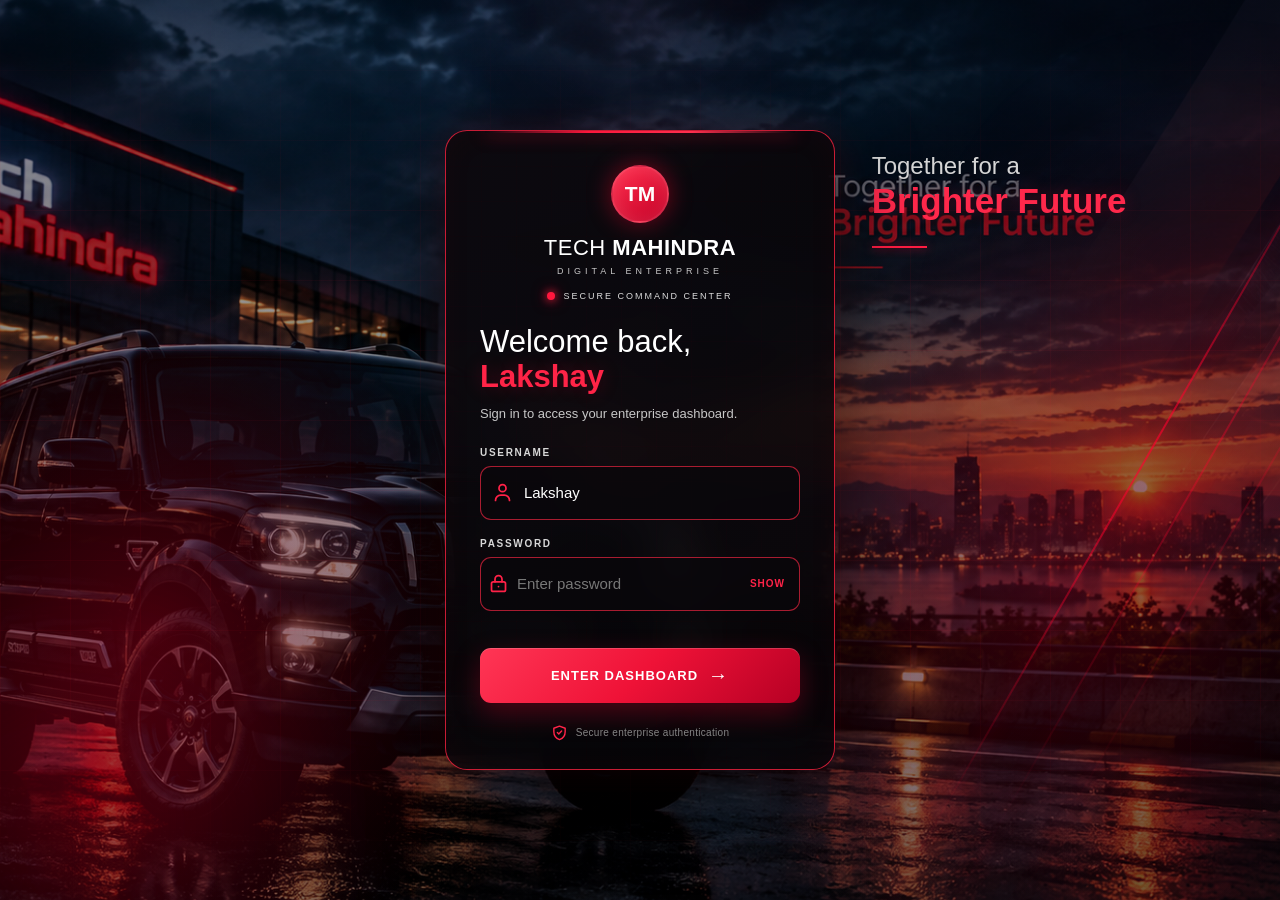
<file: docs/index.html>
<!DOCTYPE html>
<html lang="en">

<head>

    <meta charset="UTF-8">

    <meta name="viewport"
          content="width=device-width, initial-scale=1.0">

    <title>Tech Mahindra | Enterprise Dashboard</title>

    <link rel="stylesheet" href="./style.css">

    <script src="./auth.js"></script>

    <script>
        protectPage();
    </script>

    <style>

        /* =====================================================
           DETAIL PAGES
        ===================================================== */

        .detail-section {
            display: none;
            width: 100%;
            padding: 30px;
            animation: detailFade .35s ease;
        }

        .detail-section.show {
            display: block;
        }

        @keyframes detailFade {

            from {
                opacity: 0;
                transform: translateY(15px);
            }

            to {
                opacity: 1;
                transform: translateY(0);
            }

        }


        /* =====================================================
           DETAIL HEADER
        ===================================================== */

        .detail-header {

            display: flex;
            justify-content: space-between;
            align-items: flex-start;

            gap: 20px;

            margin-bottom: 28px;
        }

        .detail-label {

            display: block;

            color: #00e5ff;

            font-size: 10px;

            font-weight: 900;

            letter-spacing: 2px;

            margin-bottom: 8px;
        }

        .detail-header h2 {

            margin: 0;

            color: #ffffff;

            font-size: 30px;
        }

        .detail-header p {

            margin: 8px 0 0;

            color: #8199a9;

            font-size: 13px;
        }

        .detail-badge {

            padding: 10px 15px;

            border: 1px solid rgba(0,229,255,.3);

            border-radius: 8px;

            color: #00e5ff;

            background: rgba(0,229,255,.06);

            font-size: 10px;

            font-weight: 800;

            white-space: nowrap;
        }

        .system-live {

            padding: 10px 15px;

            border: 1px solid rgba(0,255,160,.3);

            border-radius: 8px;

            color: #00f0a8;

            background: rgba(0,255,160,.05);

            font-size: 10px;

            font-weight: 800;

            white-space: nowrap;
        }


        /* =====================================================
           DETAIL KPI
        ===================================================== */

        .detail-kpi-grid {

            display: grid;

            grid-template-columns:
                repeat(4, minmax(0, 1fr));

            gap: 16px;

            margin-bottom: 22px;
        }

        .detail-card {

            padding: 22px;

            background:
                linear-gradient(
                    145deg,
                    rgba(7,40,58,.90),
                    rgba(3,23,36,.80)
                );

            border:

                1px solid
                rgba(0,229,255,.15);

            border-radius: 16px;

            transition:
                transform .25s ease,
                border-color .25s ease,
                box-shadow .25s ease;
        }

        .detail-card:hover {

            transform: translateY(-5px);

            border-color:
                rgba(0,229,255,.5);

            box-shadow:
                0 15px 40px rgba(0,0,0,.3),
                0 0 20px rgba(0,229,255,.08);
        }

        .detail-card span {

            display: block;

            color: #708a9b;

            font-size: 9px;

            font-weight: 800;

            letter-spacing: 1.2px;

            margin-bottom: 10px;
        }

        .detail-card strong {

            display: block;

            color: #ffffff;

            font-size: 28px;

            margin-bottom: 7px;
        }

        .detail-card small {

            color: #8ca4b3;

            font-size: 11px;
        }

        .green {

            color: #00f0a8 !important;
        }

        .yellow {

            color: #ffd166 !important;
        }

        .red {

            color: #ff667c !important;
        }


        /* =====================================================
           DATA PANEL
        ===================================================== */

        .data-panel {

            background:
                rgba(4,27,42,.82);

            border:
                1px solid
                rgba(0,229,255,.14);

            border-radius: 18px;

            overflow: hidden;

            margin-bottom: 22px;
        }

        .data-panel-header {

            display: flex;

            justify-content: space-between;

            align-items: center;

            padding: 20px 22px;

            border-bottom:
                1px solid
                rgba(255,255,255,.06);
        }

        .data-panel-header h3 {

            margin: 0;

            color: #ffffff;

            font-size: 17px;
        }

        .data-panel-header span {

            color: #00e5ff;

            font-size: 9px;

            font-weight: 800;

            letter-spacing: 1.5px;
        }


        /* =====================================================
           TABLE
        ===================================================== */

        .data-table {

            width: 100%;
        }

        .table-row {

            display: grid;

            grid-template-columns:
                1.5fr
                1.3fr
                .8fr
                .9fr
                .5fr;

            gap: 15px;

            padding: 16px 22px;

            align-items: center;

            border-bottom:
                1px solid
                rgba(255,255,255,.045);

            color: #a4b8c5;

            font-size: 12px;
        }

        .table-row:last-child {

            border-bottom: 0;
        }

        .table-heading {

            color: #5f7a8b;

            font-size: 9px;

            font-weight: 800;

            letter-spacing: 1px;

            text-transform: uppercase;
        }

        .table-row:hover {

            background:
                rgba(0,229,255,.025);
        }

        .table-row span:first-child {

            color: #ffffff;

            font-weight: 700;
        }

        .status-green {

            color: #00f0a8 !important;

            font-weight: 800;

            font-size: 10px;
        }

        .status-yellow {

            color: #ffd166 !important;

            font-weight: 800;

            font-size: 10px;
        }

        .status-red {

            color: #ff667c !important;

            font-weight: 800;

            font-size: 10px;
        }


        /* =====================================================
           ANALYTICS
        ===================================================== */

        .analytics-grid {

            display: grid;

            grid-template-columns:
                1.4fr 1fr;

            gap: 20px;
        }

        .analytics-bars {

            display: flex;

            align-items: flex-end;

            justify-content: space-around;

            height: 280px;

            padding:
                25px
                20px
                15px;
        }

        .analytics-bar {

            height: 100%;

            display: flex;

            flex-direction: column;

            justify-content: flex-end;

            align-items: center;

            gap: 8px;

            min-width: 50px;
        }

        .analytics-bar > div {

            height: 190px;

            width: 30px;

            display: flex;

            align-items: flex-end;

            background:
                rgba(255,255,255,.035);

            border-radius: 6px;

            overflow: hidden;
        }

        .analytics-bar i {

            display: block;

            width: 100%;

            background:
                linear-gradient(
                    to top,
                    #00b8d9,
                    #00e5ff
                );

            border-radius: 6px 6px 0 0;

            box-shadow:
                0 0 15px
                rgba(0,229,255,.2);
        }

        .analytics-bar span {

            color: #7893a3;

            font-size: 9px;

            font-weight: 800;
        }

        .analytics-bar strong {

            color: #ffffff;

            font-size: 10px;
        }


        /* =====================================================
           REGIONS
        ===================================================== */

        .region-detail {

            padding: 25px;
        }

        .region-detail > div {

            margin-bottom: 22px;
        }

        .region-detail > div:last-child {

            margin-bottom: 0;
        }

        .region-detail span {

            display: block;

            color: #d6e4eb;

            font-size: 12px;

            margin-bottom: 8px;
        }

        .region-progress {

            width: calc(100% - 50px);

            height: 7px;

            display: inline-block;

            background:
                rgba(255,255,255,.06);

            border-radius: 10px;

            overflow: hidden;
        }

        .region-progress i {

            display: block;

            height: 100%;

            background:
                linear-gradient(
                    90deg,
                    #00a8cc,
                    #00e5ff
                );

            border-radius: 10px;
        }

        .region-detail strong {

            width: 40px;

            display: inline-block;

            text-align: right;

            color: #00e5ff;

            font-size: 11px;
        }


        /* =====================================================
           OPERATIONS
        ===================================================== */

        .operation-list {

            padding: 5px 0;
        }

        .operation-row {

            display: grid;

            grid-template-columns:
                45px 1fr auto;

            align-items: center;

            gap: 15px;

            padding: 18px 22px;

            border-bottom:
                1px solid
                rgba(255,255,255,.05);
        }

        .operation-row:last-child {

            border-bottom: 0;
        }

        .operation-icon {

            width: 34px;

            height: 34px;

            display: flex;

            justify-content: center;

            align-items: center;

            border-radius: 50%;

            background:
                rgba(0,229,255,.08);

            border:
                1px solid
                rgba(0,229,255,.15);

            color: #00e5ff;

            font-weight: 900;
        }

        .operation-row strong {

            display: block;

            color: #ffffff;

            font-size: 13px;

            margin-bottom: 5px;
        }

        .operation-row span {

            color: #7893a3;

            font-size: 11px;
        }


        /* =====================================================
           TEAM
        ===================================================== */

        .team-grid {

            display: grid;

            grid-template-columns:
                repeat(2, minmax(0, 1fr));

            gap: 16px;
        }

        .team-card {

            display: grid;

            grid-template-columns:
                50px 1fr auto;

            align-items: center;

            gap: 15px;

            padding: 20px;

            background:
                rgba(5,31,46,.80);

            border:
                1px solid
                rgba(0,229,255,.13);

            border-radius: 16px;

            transition: .25s ease;
        }

        .team-card:hover {

            transform: translateY(-4px);

            border-color:
                rgba(0,229,255,.45);
        }

        .team-avatar {

            width: 46px;

            height: 46px;

            display: flex;

            align-items: center;

            justify-content: center;

            border-radius: 12px;

            background:
                linear-gradient(
                    135deg,
                    #063c52,
                    #062432
                );

            border:
                1px solid
                rgba(0,229,255,.25);

            color: #00e5ff;

            font-size: 12px;

            font-weight: 900;
        }

        .team-card strong {

            display: block;

            color: #ffffff;

            font-size: 13px;

            margin-bottom: 4px;
        }

        .team-card span {

            display: block;

            color: #00cde8;

            font-size: 10px;

            margin-bottom: 4px;
        }

        .team-card small {

            color: #718b9b;

            font-size: 10px;
        }


        /* =====================================================
           SETTINGS
        ===================================================== */

        .settings-grid {

            display: grid;

            grid-template-columns:
                repeat(2, minmax(0, 1fr));

            gap: 16px;

            margin-bottom: 22px;
        }

        .setting-card {

            display: grid;

            grid-template-columns:
                45px 1fr 50px;

            align-items: center;

            gap: 15px;

            padding: 20px;

            background:
                rgba(5,31,46,.80);

            border:
                1px solid
                rgba(0,229,255,.13);

            border-radius: 16px;
        }

        .setting-icon {

            width: 38px;

            height: 38px;

            display: flex;

            align-items: center;

            justify-content: center;

            border-radius: 10px;

            color: #00e5ff;

            background:
                rgba(0,229,255,.07);

            border:
                1px solid
                rgba(0,229,255,.14);
        }

        .setting-card strong {

            display: block;

            color: #ffffff;

            font-size: 13px;

            margin-bottom: 5px;
        }

        .setting-card span {

            color: #7893a3;

            font-size: 10px;

            line-height: 1.5;
        }


        /* SWITCH */

        .switch {

            position: relative;

            width: 42px;

            height: 23px;

            display: inline-block;
        }

        .switch input {

            display: none;
        }

        .switch span {

            position: absolute;

            inset: 0;

            cursor: pointer;

            background:
                #1b3441;

            border-radius: 30px;

            transition: .3s;
        }

        .switch span:before {

            content: "";

            position: absolute;

            width: 17px;

            height: 17px;

            left: 3px;

            top: 3px;

            background: #8aa0ab;

            border-radius: 50%;

            transition: .3s;
        }

        .switch input:checked + span {

            background:
                rgba(0,229,255,.25);
        }

        .switch input:checked + span:before {

            transform:
                translateX(19px);

            background: #00e5ff;

            box-shadow:
                0 0 10px
                rgba(0,229,255,.5);
        }


        /* =====================================================
           ACCOUNT
        ===================================================== */

        .account-info {

            display: grid;

            grid-template-columns:
                repeat(4, 1fr);

            gap: 1px;

            background:
                rgba(255,255,255,.05);
        }

        .account-info > div {

            padding: 20px;

            background:
                rgba(4,27,42,.8);
        }

        .account-info span {

            display: block;

            color: #657f8f;

            font-size: 9px;

            font-weight: 800;

            letter-spacing: 1px;

            margin-bottom: 8px;
        }

        .account-info strong {

            color: #ffffff;

            font-size: 13px;
        }


        /* =====================================================
           CAR DETAILS
        ===================================================== */

        .top-car-card {

            display: grid;

            grid-template-columns:
                42% 58%;

            min-height: 310px;

            background:
                rgba(4,28,43,.88);

            border:
                1px solid
                rgba(0,229,255,.2);

            border-radius: 20px;

            overflow: hidden;

            margin-bottom: 25px;

            box-shadow:
                0 20px 60px
                rgba(0,0,0,.3);
        }

        .top-car-image {

            position: relative;

            min-height: 310px;
        }

        .top-car-image img {

            width: 100%;

            height: 100%;

            object-fit: cover;

            display: block;
        }

        .top-car-image:after {

            content: "";

            position: absolute;

            inset: 0;

            background:
                linear-gradient(
                    90deg,
                    transparent 35%,
                    rgba(3,20,31,.95)
                );
        }

        .top-badge {

            position: absolute;

            z-index: 3;

            top: 20px;

            left: 20px;

            padding: 9px 14px;

            background: #00e5ff;

            color: #00151e;

            border-radius: 8px;

            font-size: 10px;

            font-weight: 900;

            letter-spacing: 1px;
        }

        .top-car-info {

            padding: 35px;

            display: flex;

            flex-direction: column;

            justify-content: center;
        }

        .car-category {

            color: #00e5ff;

            font-size: 10px;

            font-weight: 900;

            letter-spacing: 2px;
        }

        .top-car-info h1 {

            color: #ffffff;

            font-size: 42px;

            margin: 8px 0;
        }

        .car-description {

            color: #8ba2b0;

            line-height: 1.6;

            font-size: 12px;

            max-width: 600px;
        }

        .car-stat-grid {

            display: grid;

            grid-template-columns:
                repeat(4, 1fr);

            gap: 10px;

            margin-top: 22px;
        }

        .car-stat {

            padding: 14px;

            background:
                rgba(255,255,255,.035);

            border:
                1px solid
                rgba(0,229,255,.1);

            border-radius: 10px;
        }

        .car-stat span {

            display: block;

            color: #6f8897;

            font-size: 8px;

            font-weight: 800;

            margin-bottom: 6px;
        }

        .car-stat strong {

            color: #ffffff;

            font-size: 14px;
        }

        .profit-text {

            color: #00f0a8 !important;
        }

        .loss-text {

            color: #ff667c !important;
        }

        .cars-grid {

            display: grid;

            grid-template-columns:
                repeat(3, minmax(0,1fr));

            gap: 16px;
        }

        .car-data-card {

            display: flex;

            min-height: 175px;

            overflow: hidden;

            background:
                rgba(5,31,46,.82);

            border:
                1px solid
                rgba(0,229,255,.13);

            border-radius: 16px;

            transition: .3s ease;
        }

        .car-data-card:hover {

            transform:
                translateY(-6px);

            border-color:
                rgba(0,229,255,.5);

            box-shadow:
                0 15px 40px
                rgba(0,0,0,.3);
        }

        .car-data-card > img {

            width: 125px;

            height: 175px;

            object-fit: cover;
        }

        .car-data-content {

            padding: 17px;

            flex: 1;
        }

        .car-number {

            color: #00e5ff;

            font-size: 9px;

            font-weight: 900;
        }

        .car-data-content h3 {

            margin: 5px 0 2px;

            color: #ffffff;

            font-size: 19px;
        }

        .car-data-content p {

            margin: 0 0 13px;

            color: #7893a3;

            font-size: 10px;
        }

        .mini-stats {

            display: grid;

            grid-template-columns:
                repeat(3,1fr);

            gap: 5px;
        }

        .mini-stats div {

            padding: 7px;

            background:
                rgba(255,255,255,.03);

            border-radius: 6px;
        }

        .mini-stats span {

            display: block;

            color: #6f8897;

            font-size: 7px;

            margin-bottom: 4px;
        }

        .mini-stats strong {

            color: #ffffff;

            font-size: 10px;
        }


        /* =====================================================
           RESPONSIVE
        ===================================================== */

        @media (max-width: 1100px) {

            .detail-kpi-grid {

                grid-template-columns:
                    repeat(2,1fr);
            }

            .analytics-grid {

                grid-template-columns: 1fr;
            }

            .cars-grid {

                grid-template-columns:
                    repeat(2,1fr);
            }

            .car-stat-grid {

                grid-template-columns:
                    repeat(2,1fr);
            }

        }


        @media (max-width: 750px) {

            .detail-section {

                padding: 18px;
            }

            .detail-header {

                flex-direction: column;
            }

            .detail-kpi-grid {

                grid-template-columns: 1fr;
            }

            .team-grid,
            .settings-grid,
            .cars-grid {

                grid-template-columns: 1fr;
            }

            .table-row {

                grid-template-columns:
                    1fr 1fr;

                gap: 8px;
            }

            .table-heading {

                display: none;
            }

            .top-car-card {

                grid-template-columns: 1fr;
            }

            .top-car-image {

                height: 250px;

                min-height: 250px;
            }

            .top-car-info h1 {

                font-size: 32px;
            }

            .account-info {

                grid-template-columns:
                    repeat(2,1fr);
            }

        }

    </style>

</head>


<body>

    <!-- =====================================================
         BACKGROUND
    ===================================================== -->

    <div class="car-background"></div>

    <div class="dashboard-overlay"></div>

    <div class="dashboard-grid"></div>


    <!-- =====================================================
         MAIN DASHBOARD
    ===================================================== -->

    <div class="dashboard">


        <!-- =================================================
             HEADER
        ================================================= -->

        <header class="top-header">

            <div class="logo-section">

                <div class="tm-logo">
                    TM
                </div>

                <div class="logo-text">

                    <strong>
                        TECH MAHINDRA
                    </strong>

                    <span>
                        DIGITAL ENTERPRISE
                    </span>

                </div>

            </div>


            <div class="header-center">

                <div class="command-label">
                    ENTERPRISE COMMAND CENTER
                </div>

                <h1>
                    Operations Dashboard
                </h1>

            </div>


            <div class="header-right">

                <div class="search-box">

                    <span>⌕</span>

                    <input
                        type="text"
                        placeholder="Search..."
                    >

                </div>


                <div class="profile">

                    <div class="profile-avatar">
                        L
                    </div>

                    <div class="profile-info">

                        <strong id="userName">
                            Lakshay
                        </strong>

                        <span>
                            Administrator
                        </span>

                    </div>

                    <button
                        type="button"
                        onclick="logoutUser()"
                        class="logout-button"
                    >
                        Logout
                    </button>

                </div>

            </div>

        </header>


        <!-- =================================================
             LAYOUT
        ================================================= -->

        <div class="layout">


            <!-- =================================================
                 SIDEBAR
            ================================================= -->

            <aside class="sidebar">

                <div class="sidebar-title">
                    CONTROL PANEL
                </div>


                <nav class="sidebar-menu">


                    <a
                        href="#"
                        class="menu-item active"
                        data-section="dashboard"
                    >

                        <span class="menu-icon">
                            ◈
                        </span>

                        <span>
                            Dashboard
                        </span>

                    </a>


                    <a
                        href="#"
                        class="menu-item"
                        data-section="projects"
                    >

                        <span class="menu-icon">
                            ◫
                        </span>

                        <span>
                            Projects
                        </span>

                    </a>


                    <a
                        href="#"
                        class="menu-item"
                        data-section="analytics"
                    >

                        <span class="menu-icon">
                            ◉
                        </span>

                        <span>
                            Analytics
                        </span>

                    </a>


                    <a
                        href="#"
                        class="menu-item"
                        data-section="operations"
                    >

                        <span class="menu-icon">
                            ◇
                        </span>

                        <span>
                            Operations
                        </span>

                    </a>


                    <a
                        href="#"
                        class="menu-item"
                        data-section="team"
                    >

                        <span class="menu-icon">
                            ◎
                        </span>

                        <span>
                            Team
                        </span>

                    </a>


                    <a
                        href="#"
                        class="menu-item"
                        data-section="settings"
                    >

                        <span class="menu-icon">
                            ⚙
                        </span>

                        <span>
                            Settings
                        </span>

                    </a>


                    <a
                        href="#"
                        class="menu-item"
                        data-section="car-details"
                    >

                        <span class="menu-icon">
                            🚗
                        </span>

                        <span>
                            Car Details
                        </span>

                    </a>


                </nav>


                <!-- SYSTEM STATUS -->

                <div class="system-status">

                    <div class="status-heading">
                        SYSTEM STATUS
                    </div>

                    <div class="status-row">

                        <span class="status-dot"></span>

                        <span>
                            All Systems Operational
                        </span>

                    </div>

                    <div class="status-time">
                        Updated just now
                    </div>

                </div>

            </aside>


            <!-- =================================================
                 MAIN CONTENT
            ================================================= -->

            <main class="main-content">


                <!-- =================================================
                     DASHBOARD
                ================================================= -->

                <section
                    class="page-section"
                    id="dashboard-section"
                >

                    <section class="welcome-section">

                        <div>

                            <div class="section-label">
                                SECURE SESSION
                            </div>

                            <h2>

                                Welcome back,

                                <span id="welcomeName">
                                    Lakshay
                                </span>

                            </h2>

                            <p>
                                Here's what's happening across
                                your enterprise today.
                            </p>

                        </div>


                        <div class="live-indicator">

                            <span></span>

                            LIVE DATA

                        </div>

                    </section>


                    <!-- KPI -->

                    <section class="kpi-grid">


                        <div class="kpi-card">

                            <div class="kpi-top">

                                <span class="kpi-label">
                                    ACTIVE PROJECTS
                                </span>

                                <span class="kpi-icon">
                                    ◈
                                </span>

                            </div>

                            <div class="kpi-value">
                                128
                            </div>

                            <div class="kpi-bottom">

                                <span class="positive">
                                    ↑ 12.8%
                                </span>

                                <span>
                                    vs last month
                                </span>

                            </div>

                        </div>


                        <div class="kpi-card">

                            <div class="kpi-top">

                                <span class="kpi-label">
                                    REVENUE
                                </span>

                                <span class="kpi-icon">
                                    ₹
                                </span>

                            </div>

                            <div class="kpi-value">
                                ₹84.6Cr
                            </div>

                            <div class="kpi-bottom">

                                <span class="positive">
                                    ↑ 8.4%
                                </span>

                                <span>
                                    this quarter
                                </span>

                            </div>

                        </div>


                        <div class="kpi-card">

                            <div class="kpi-top">

                                <span class="kpi-label">
                                    CLIENTS
                                </span>

                                <span class="kpi-icon">
                                    ◎
                                </span>

                            </div>

                            <div class="kpi-value">
                                342
                            </div>

                            <div class="kpi-bottom">

                                <span class="positive">
                                    ↑ 5.2%
                                </span>

                                <span>
                                    active clients
                                </span>

                            </div>

                        </div>


                        <div class="kpi-card">

                            <div class="kpi-top">

                                <span class="kpi-label">
                                    SUCCESS RATE
                                </span>

                                <span class="kpi-icon">
                                    ✓
                                </span>

                            </div>

                            <div class="kpi-value">
                                96.8%
                            </div>

                            <div class="kpi-bottom">

                                <span class="positive">
                                    ↑ 2.1%
                                </span>

                                <span>
                                    project delivery
                                </span>

                            </div>

                        </div>


                    </section>


                    <!-- CHARTS -->

                    <section class="content-grid">


                        <div class="panel large-panel">

                            <div class="panel-header">

                                <div>

                                    <div class="panel-label">
                                        PERFORMANCE
                                    </div>

                                    <h3>
                                        Revenue Overview
                                    </h3>

                                </div>

                                <select class="chart-select">

                                    <option>
                                        Last 6 Months
                                    </option>

                                    <option>
                                        Last Year
                                    </option>

                                </select>

                            </div>


                            <div class="chart-area">

                                <div class="y-axis">

                                    <span>₹100Cr</span>
                                    <span>₹75Cr</span>
                                    <span>₹50Cr</span>
                                    <span>₹25Cr</span>
                                    <span>₹0</span>

                                </div>


                                <div class="chart">

                                    <div class="grid-line"></div>
                                    <div class="grid-line"></div>
                                    <div class="grid-line"></div>
                                    <div class="grid-line"></div>
                                    <div class="grid-line"></div>


                                    <div class="bars">


                                        <div class="bar-wrapper">

                                            <div
                                                class="bar"
                                                style="height:45%"
                                            ></div>

                                            <span>
                                                Apr
                                            </span>

                                        </div>


                                        <div class="bar-wrapper">

                                            <div
                                                class="bar"
                                                style="height:58%"
                                            ></div>

                                            <span>
                                                May
                                            </span>

                                        </div>


                                        <div class="bar-wrapper">

                                            <div
                                                class="bar"
                                                style="height:52%"
                                            ></div>

                                            <span>
                                                Jun
                                            </span>

                                        </div>


                                        <div class="bar-wrapper">

                                            <div
                                                class="bar"
                                                style="height:71%"
                                            ></div>

                                            <span>
                                                Jul
                                            </span>

                                        </div>


                                        <div class="bar-wrapper">

                                            <div
                                                class="bar"
                                                style="height:78%"
                                            ></div>

                                            <span>
                                                Aug
                                            </span>

                                        </div>


                                        <div class="bar-wrapper">

                                            <div
                                                class="bar active-bar"
                                                style="height:88%"
                                            ></div>

                                            <span>
                                                Sep
                                            </span>

                                        </div>


                                    </div>

                                </div>

                            </div>

                        </div>


                        <div class="panel health-panel">

                            <div class="panel-header">

                                <div>

                                    <div class="panel-label">
                                        PORTFOLIO
                                    </div>

                                    <h3>
                                        Project Health
                                    </h3>

                                </div>

                            </div>


                            <div class="health-chart">

                                <div class="donut">

                                    <div class="donut-inner">

                                        <strong>
                                            128
                                        </strong>

                                        <span>
                                            Projects
                                        </span>

                                    </div>

                                </div>

                            </div>


                            <div class="health-list">

                                <div class="health-item">

                                    <span class="health-dot healthy"></span>

                                    <span>
                                        On Track
                                    </span>

                                    <strong>
                                        82%
                                    </strong>

                                </div>


                                <div class="health-item">

                                    <span class="health-dot warning"></span>

                                    <span>
                                        At Risk
                                    </span>

                                    <strong>
                                        12%
                                    </strong>

                                </div>


                                <div class="health-item">

                                    <span class="health-dot critical"></span>

                                    <span>
                                        Delayed
                                    </span>

                                    <strong>
                                        6%
                                    </strong>

                                </div>

                            </div>

                        </div>

                    </section>


                    <!-- BOTTOM -->

                    <section class="bottom-grid">


                        <div class="panel activity-panel">

                            <div class="panel-header">

                                <div>

                                    <div class="panel-label">
                                        LIVE FEED
                                    </div>

                                    <h3>
                                        Recent Activity
                                    </h3>

                                </div>

                                <span class="live-tag">
                                    LIVE
                                </span>

                            </div>


                            <div class="activity-list">


                                <div class="activity-item">

                                    <div class="activity-icon">
                                        ✓
                                    </div>

                                    <div class="activity-content">

                                        <strong>
                                            Project Alpha completed
                                        </strong>

                                        <span>
                                            Delivery milestone achieved
                                        </span>

                                    </div>

                                    <time>
                                        12 min
                                    </time>

                                </div>


                                <div class="activity-item">

                                    <div class="activity-icon">
                                        +
                                    </div>

                                    <div class="activity-content">

                                        <strong>
                                            New enterprise client added
                                        </strong>

                                        <span>
                                            Account successfully onboarded
                                        </span>

                                    </div>

                                    <time>
                                        34 min
                                    </time>

                                </div>


                                <div class="activity-item">

                                    <div class="activity-icon">
                                        ↑
                                    </div>

                                    <div class="activity-content">

                                        <strong>
                                            Revenue target updated
                                        </strong>

                                        <span>
                                            Quarterly target increased by 8%
                                        </span>

                                    </div>

                                    <time>
                                        1 hr
                                    </time>

                                </div>


                            </div>

                        </div>


                        <div class="panel regional-panel">

                            <div class="panel-header">

                                <div>

                                    <div class="panel-label">
                                        GLOBAL OPERATIONS
                                    </div>

                                    <h3>
                                        Regional Performance
                                    </h3>

                                </div>

                            </div>


                            <div class="regional-list">


                                <div class="regional-item">

                                    <div class="regional-name">
                                        India
                                    </div>

                                    <div class="progress">
                                        <span
                                            style="width:92%"
                                        ></span>
                                    </div>

                                    <strong>
                                        92%
                                    </strong>

                                </div>


                                <div class="regional-item">

                                    <div class="regional-name">
                                        Europe
                                    </div>

                                    <div class="progress">
                                        <span
                                            style="width:84%"
                                        ></span>
                                    </div>

                                    <strong>
                                        84%
                                    </strong>

                                </div>


                                <div class="regional-item">

                                    <div class="regional-name">
                                        North America
                                    </div>

                                    <div class="progress">
                                        <span
                                            style="width:78%"
                                        ></span>
                                    </div>

                                    <strong>
                                        78%
                                    </strong>

                                </div>


                                <div class="regional-item">

                                    <div class="regional-name">
                                        Asia Pacific
                                    </div>

                                    <div class="progress">
                                        <span
                                            style="width:88%"
                                        ></span>
                                    </div>

                                    <strong>
                                        88%
                                    </strong>

                                </div>


                            </div>

                        </div>

                    </section>

                </section>


                <!-- =================================================
                     PROJECTS
                ================================================= -->

                <section
                    class="detail-section"
                    id="projects-section"
                >

                    <div class="detail-header">

                        <div>

                            <span class="detail-label">
                                PROJECT MANAGEMENT
                            </span>

                            <h2>
                                Projects Overview
                            </h2>

                            <p>
                                Enterprise projects, delivery status
                                and performance.
                            </p>

                        </div>

                        <div class="detail-badge">
                            128 ACTIVE
                        </div>

                    </div>


                    <div class="detail-kpi-grid">


                        <div class="detail-card">

                            <span>
                                ACTIVE PROJECTS
                            </span>

                            <strong>
                                128
                            </strong>

                            <small class="green">
                                ↑ 12.8% this month
                            </small>

                        </div>


                        <div class="detail-card">

                            <span>
                                ON TRACK
                            </span>

                            <strong>
                                105
                            </strong>

                            <small class="green">
                                82% portfolio
                            </small>

                        </div>


                        <div class="detail-card">

                            <span>
                                AT RISK
                            </span>

                            <strong>
                                15
                            </strong>

                            <small class="yellow">
                                12% portfolio
                            </small>

                        </div>


                        <div class="detail-card">

                            <span>
                                DELAYED
                            </span>

                            <strong>
                                8
                            </strong>

                            <small class="red">
                                6% portfolio
                            </small>

                        </div>


                    </div>


                    <div class="data-panel">

                        <div class="data-panel-header">

                            <h3>
                                Active Projects
                            </h3>

                            <span>
                                LIVE PROJECT DATA
                            </span>

                        </div>


                        <div class="data-table">


                            <div class="table-row table-heading">

                                <span>Project</span>
                                <span>Client</span>
                                <span>Progress</span>
                                <span>Status</span>
                                <span>Team</span>

                            </div>


                            <div class="table-row">

                                <span>
                                    Project Alpha
                                </span>

                                <span>
                                    Enterprise Client
                                </span>

                                <span>
                                    92%
                                </span>

                                <span class="status-green">
                                    ON TRACK
                                </span>

                                <span>
                                    24
                                </span>

                            </div>


                            <div class="table-row">

                                <span>
                                    Digital Transformation
                                </span>

                                <span>
                                    Global Banking
                                </span>

                                <span>
                                    84%
                                </span>

                                <span class="status-green">
                                    ON TRACK
                                </span>

                                <span>
                                    31
                                </span>

                            </div>


                            <div class="table-row">

                                <span>
                                    Cloud Migration
                                </span>

                                <span>
                                    Manufacturing
                                </span>

                                <span>
                                    68%
                                </span>

                                <span class="status-yellow">
                                    AT RISK
                                </span>

                                <span>
                                    18
                                </span>

                            </div>


                            <div class="table-row">

                                <span>
                                    AI Automation
                                </span>

                                <span>
                                    Telecom
                                </span>

                                <span>
                                    54%
                                </span>

                                <span class="status-green">
                                    ON TRACK
                                </span>

                                <span>
                                    16
                                </span>

                            </div>


                            <div class="table-row">

                                <span>
                                    Cyber Security Upgrade
                                </span>

                                <span>
                                    Financial Services
                                </span>

                                <span>
                                    38%
                                </span>

                                <span class="status-red">
                                    DELAYED
                                </span>

                                <span>
                                    12
                                </span>

                            </div>


                            <div class="table-row">

                                <span>
                                    Data Modernization
                                </span>

                                <span>
                                    Healthcare
                                </span>

                                <span>
                                    76%
                                </span>

                                <span class="status-green">
                                    ON TRACK
                                </span>

                                <span>
                                    21
                                </span>

                            </div>


                        </div>

                    </div>

                </section>


                <!-- =================================================
                     ANALYTICS
                ================================================= -->

                <section
                    class="detail-section"
                    id="analytics-section"
                >

                    <div class="detail-header">

                        <div>

                            <span class="detail-label">
                                BUSINESS INTELLIGENCE
                            </span>

                            <h2>
                                Analytics
                            </h2>

                            <p>
                                Enterprise performance, revenue
                                and growth analytics.
                            </p>

                        </div>

                        <div class="detail-badge">
                            LIVE DATA
                        </div>

                    </div>


                    <div class="detail-kpi-grid">


                        <div class="detail-card">

                            <span>
                                REVENUE
                            </span>

                            <strong>
                                ₹84.6Cr
                            </strong>

                            <small class="green">
                                ↑ 8.4%
                            </small>

                        </div>


                        <div class="detail-card">

                            <span>
                                CLIENTS
                            </span>

                            <strong>
                                342
                            </strong>

                            <small class="green">
                                ↑ 5.2%
                            </small>

                        </div>


                        <div class="detail-card">

                            <span>
                                SUCCESS RATE
                            </span>

                            <strong>
                                96.8%
                            </strong>

                            <small class="green">
                                ↑ 2.1%
                            </small>

                        </div>


                        <div class="detail-card">

                            <span>
                                YEARLY GROWTH
                            </span>

                            <strong>
                                18.4%
                            </strong>

                            <small class="green">
                                POSITIVE
                            </small>

                        </div>


                    </div>


                    <div class="analytics-grid">


                        <div class="data-panel">

                            <div class="data-panel-header">

                                <h3>
                                    Revenue Performance
                                </h3>

                                <span>
                                    ₹ CRORE
                                </span>

                            </div>


                            <div class="analytics-bars">


                                <div class="analytics-bar">

                                    <span>APR</span>

                                    <div>
                                        <i style="height:45%"></i>
                                    </div>

                                    <strong>
                                        ₹45Cr
                                    </strong>

                                </div>


                                <div class="analytics-bar">

                                    <span>MAY</span>

                                    <div>
                                        <i style="height:58%"></i>
                                    </div>

                                    <strong>
                                        ₹58Cr
                                    </strong>

                                </div>


                                <div class="analytics-bar">

                                    <span>JUN</span>

                                    <div>
                                        <i style="height:52%"></i>
                                    </div>

                                    <strong>
                                        ₹52Cr
                                    </strong>

                                </div>


                                <div class="analytics-bar">

                                    <span>JUL</span>

                                    <div>
                                        <i style="height:71%"></i>
                                    </div>

                                    <strong>
                                        ₹71Cr
                                    </strong>

                                </div>


                                <div class="analytics-bar">

                                    <span>AUG</span>

                                    <div>
                                        <i style="height:78%"></i>
                                    </div>

                                    <strong>
                                        ₹78Cr
                                    </strong>

                                </div>


                                <div class="analytics-bar">

                                    <span>SEP</span>

                                    <div>
                                        <i style="height:88%"></i>
                                    </div>

                                    <strong>
                                        ₹88Cr
                                    </strong>

                                </div>


                            </div>

                        </div>


                        <div class="data-panel">

                            <div class="data-panel-header">

                                <h3>
                                    Regional Performance
                                </h3>

                                <span>
                                    PERFORMANCE
                                </span>

                            </div>


                            <div class="region-detail">


                                <div>

                                    <span>
                                        India
                                    </span>

                                    <div class="region-progress">

                                        <i
                                            style="width:92%"
                                        ></i>

                                    </div>

                                    <strong>
                                        92%
                                    </strong>

                                </div>


                                <div>

                                    <span>
                                        Europe
                                    </span>

                                    <div class="region-progress">

                                        <i
                                            style="width:84%"
                                        ></i>

                                    </div>

                                    <strong>
                                        84%
                                    </strong>

                                </div>


                                <div>

                                    <span>
                                        North America
                                    </span>

                                    <div class="region-progress">

                                        <i
                                            style="width:78%"
                                        ></i>

                                    </div>

                                    <strong>
                                        78%
                                    </strong>

                                </div>


                                <div>

                                    <span>
                                        Asia Pacific
                                    </span>

                                    <div class="region-progress">

                                        <i
                                            style="width:88%"
                                        ></i>

                                    </div>

                                    <strong>
                                        88%
                                    </strong>

                                </div>


                            </div>

                        </div>

                    </div>


                    <div class="data-panel">

                        <div class="data-panel-header">

                            <h3>
                                Business Metrics
                            </h3>

                            <span>
                                CURRENT PERIOD
                            </span>

                        </div>


                        <div class="data-table">


                            <div class="table-row table-heading">

                                <span>Metric</span>
                                <span>Current</span>
                                <span>Previous</span>
                                <span>Change</span>
                                <span>Trend</span>

                            </div>


                            <div class="table-row">

                                <span>
                                    Revenue
                                </span>

                                <span>
                                    ₹84.6Cr
                                </span>

                                <span>
                                    ₹78.1Cr
                                </span>

                                <span class="status-green">
                                    +8.4%
                                </span>

                                <span>
                                    ↑
                                </span>

                            </div>


                            <div class="table-row">

                                <span>
                                    Active Clients
                                </span>

                                <span>
                                    342
                                </span>

                                <span>
                                    325
                                </span>

                                <span class="status-green">
                                    +5.2%
                                </span>

                                <span>
                                    ↑
                                </span>

                            </div>


                            <div class="table-row">

                                <span>
                                    Project Delivery
                                </span>

                                <span>
                                    96.8%
                                </span>

                                <span>
                                    94.7%
                                </span>

                                <span class="status-green">
                                    +2.1%
                                </span>

                                <span>
                                    ↑
                                </span>

                            </div>


                        </div>

                    </div>

                </section>


                <!-- =================================================
                     OPERATIONS
                ================================================= -->

                <section
                    class="detail-section"
                    id="operations-section"
                >

                    <div class="detail-header">

                        <div>

                            <span class="detail-label">
                                ENTERPRISE OPERATIONS
                            </span>

                            <h2>
                                Operations Center
                            </h2>

                            <p>
                                Monitor systems, infrastructure
                                and operational health.
                            </p>

                        </div>

                        <div class="system-live">
                            ● ALL SYSTEMS OPERATIONAL
                        </div>

                    </div>


                    <div class="detail-kpi-grid">


                        <div class="detail-card">

                            <span>
                                SYSTEM HEALTH
                            </span>

                            <strong>
                                99.8%
                            </strong>

                            <small class="green">
                                Operational
                            </small>

                        </div>


                        <div class="detail-card">

                            <span>
                                SERVERS
                            </span>

                            <strong>
                                248
                            </strong>

                            <small class="green">
                                246 Online
                            </small>

                        </div>


                        <div class="detail-card">

                            <span>
                                INCIDENTS
                            </span>

                            <strong>
                                03
                            </strong>

                            <small class="yellow">
                                Under Review
                            </small>

                        </div>


                        <div class="detail-card">

                            <span>
                                UPTIME
                            </span>

                            <strong>
                                99.99%
                            </strong>

                            <small class="green">
                                Excellent
                            </small>

                        </div>


                    </div>


                    <div class="data-panel">

                        <div class="data-panel-header">

                            <h3>
                                Infrastructure Status
                            </h3>

                            <span>
                                REAL TIME
                            </span>

                        </div>


                        <div class="operation-list">


                            <div class="operation-row">

                                <div class="operation-icon">
                                    ✓
                                </div>

                                <div>

                                    <strong>
                                        Cloud Infrastructure
                                    </strong>

                                    <span>
                                        All services operational
                                    </span>

                                </div>

                                <b class="status-green">
                                    ONLINE
                                </b>

                            </div>


                            <div class="operation-row">

                                <div class="operation-icon">
                                    ✓
                                </div>

                                <div>

                                    <strong>
                                        Database Cluster
                                    </strong>

                                    <span>
                                        Primary and backup healthy
                                    </span>

                                </div>

                                <b class="status-green">
                                    ONLINE
                                </b>

                            </div>


                            <div class="operation-row">

                                <div class="operation-icon">
                                    !
                                </div>

                                <div>

                                    <strong>
                                        API Gateway
                                    </strong>

                                    <span>
                                        High traffic detected
                                    </span>

                                </div>

                                <b class="status-yellow">
                                    MONITOR
                                </b>

                            </div>


                            <div class="operation-row">

                                <div class="operation-icon">
                                    ✓
                                </div>

                                <div>

                                    <strong>
                                        Security Services
                                    </strong>

                                    <span>
                                        No active threats detected
                                    </span>

                                </div>

                                <b class="status-green">
                                    SECURE
                                </b>

                            </div>


                            <div class="operation-row">

                                <div class="operation-icon">
                                    ✓
                                </div>

                                <div>

                                    <strong>
                                        Backup Services
                                    </strong>

                                    <span>
                                        Last backup completed successfully
                                    </span>

                                </div>

                                <b class="status-green">
                                    HEALTHY
                                </b>

                            </div>


                        </div>

                    </div>


                    <div class="data-panel">

                        <div class="data-panel-header">

                            <h3>
                                Recent Operations
                            </h3>

                            <span>
                                LIVE FEED
                            </span>

                        </div>


                        <div class="data-table">


                            <div class="table-row table-heading">

                                <span>Operation</span>
                                <span>Location</span>
                                <span>Time</span>
                                <span>Status</span>
                                <span>Priority</span>

                            </div>


                            <div class="table-row">

                                <span>
                                    Database Backup
                                </span>

                                <span>
                                    India
                                </span>

                                <span>
                                    10:42 AM
                                </span>

                                <span class="status-green">
                                    COMPLETE
                                </span>

                                <span>
                                    Low
                                </span>

                            </div>


                            <div class="table-row">

                                <span>
                                    Security Scan
                                </span>

                                <span>
                                    Europe
                                </span>

                                <span>
                                    10:35 AM
                                </span>

                                <span class="status-green">
                                    COMPLETE
                                </span>

                                <span>
                                    Medium
                                </span>

                            </div>


                            <div class="table-row">

                                <span>
                                    API Traffic Alert
                                </span>

                                <span>
                                    North America
                                </span>

                                <span>
                                    10:27 AM
                                </span>

                                <span class="status-yellow">
                                    MONITORING
                                </span>

                                <span>
                                    High
                                </span>

                            </div>


                        </div>

                    </div>

                </section>


                <!-- =================================================
                     TEAM
                ================================================= -->

                <section
                    class="detail-section"
                    id="team-section"
                >

                    <div class="detail-header">

                        <div>

                            <span class="detail-label">
                                PEOPLE & LEADERSHIP
                            </span>

                            <h2>
                                Team Overview
                            </h2>

                            <p>
                                Enterprise workforce and project
                                team performance.
                            </p>

                        </div>

                        <div class="detail-badge">
                            1,248 MEMBERS
                        </div>

                    </div>


                    <div class="detail-kpi-grid">


                        <div class="detail-card">

                            <span>
                                TOTAL MEMBERS
                            </span>

                            <strong>
                                1,248
                            </strong>

                            <small class="green">
                                ↑ 6.4%
                            </small>

                        </div>


                        <div class="detail-card">

                            <span>
                                ENGINEERING
                            </span>

                            <strong>
                                624
                            </strong>

                            <small>
                                50% workforce
                            </small>

                        </div>


                        <div class="detail-card">

                            <span>
                                MANAGEMENT
                            </span>

                            <strong>
                                86
                            </strong>

                            <small>
                                Leadership
                            </small>

                        </div>


                        <div class="detail-card">

                            <span>
                                AVAILABLE
                            </span>

                            <strong>
                                214
                            </strong>

                            <small class="green">
                                Ready for projects
                            </small>

                        </div>


                    </div>


                    <div class="team-grid">


                        <div class="team-card">

                            <div class="team-avatar">
                                RK
                            </div>

                            <div>

                                <strong>
                                    Rajiv Kumar
                                </strong>

                                <span>
                                    Project Director
                                </span>

                                <small>
                                    Enterprise Projects
                                </small>

                            </div>

                            <b class="status-green">
                                ONLINE
                            </b>

                        </div>


                        <div class="team-card">

                            <div class="team-avatar">
                                AS
                            </div>

                            <div>

                                <strong>
                                    Ananya Sharma
                                </strong>

                                <span>
                                    Technology Lead
                                </span>

                                <small>
                                    Digital Engineering
                                </small>

                            </div>

                            <b class="status-green">
                                ONLINE
                            </b>

                        </div>


                        <div class="team-card">

                            <div class="team-avatar">
                                VK
                            </div>

                            <div>

                                <strong>
                                    Vikram Khanna
                                </strong>

                                <span>
                                    Operations Manager
                                </span>

                                <small>
                                    Global Operations
                                </small>

                            </div>

                            <b class="status-yellow">
                                BUSY
                            </b>

                        </div>


                        <div class="team-card">

                            <div class="team-avatar">
                                PS
                            </div>

                            <div>

                                <strong>
                                    Priya Singh
                                </strong>

                                <span>
                                    Data Analytics Lead
                                </span>

                                <small>
                                    Business Intelligence
                                </small>

                            </div>

                            <b class="status-green">
                                ONLINE
                            </b>

                        </div>


                        <div class="team-card">

                            <div class="team-avatar">
                                AM
                            </div>

                            <div>

                                <strong>
                                    Amit Mehra
                                </strong>

                                <span>
                                    Cloud Architect
                                </span>

                                <small>
                                    Cloud Transformation
                                </small>

                            </div>

                            <b class="status-green">
                                ONLINE
                            </b>

                        </div>


                        <div class="team-card">

                            <div class="team-avatar">
                                NS
                            </div>

                            <div>

                                <strong>
                                    Neha Sharma
                                </strong>

                                <span>
                                    Security Manager
                                </span>

                                <small>
                                    Cyber Security
                                </small>

                            </div>

                            <b class="status-yellow">
                                BUSY
                            </b>

                        </div>


                    </div>

                </section>


                <!-- =================================================
                     SETTINGS
                ================================================= -->

                <section
                    class="detail-section"
                    id="settings-section"
                >

                    <div class="detail-header">

                        <div>

                            <span class="detail-label">
                                SYSTEM CONFIGURATION
                            </span>

                            <h2>
                                Settings
                            </h2>

                            <p>
                                Manage dashboard preferences
                                and system configuration.
                            </p>

                        </div>

                        <div class="detail-badge">
                            SECURE
                        </div>

                    </div>


                    <div class="settings-grid">


                        <div class="setting-card">

                            <div class="setting-icon">
                                ◉
                            </div>

                            <div>

                                <strong>
                                    System Notifications
                                </strong>

                                <span>
                                    Receive operational alerts
                                    and updates.
                                </span>

                            </div>

                            <label class="switch">

                                <input
                                    type="checkbox"
                                    checked
                                >

                                <span></span>

                            </label>

                        </div>


                        <div class="setting-card">

                            <div class="setting-icon">
                                ◈
                            </div>

                            <div>

                                <strong>
                                    Live Data
                                </strong>

                                <span>
                                    Automatically refresh
                                    dashboard information.
                                </span>

                            </div>

                            <label class="switch">

                                <input
                                    type="checkbox"
                                    checked
                                >

                                <span></span>

                            </label>

                        </div>


                        <div class="setting-card">

                            <div class="setting-icon">
                                ✓
                            </div>

                            <div>

                                <strong>
                                    Security Monitoring
                                </strong>

                                <span>
                                    Monitor login and system
                                    activity.
                                </span>

                            </div>

                            <label class="switch">

                                <input
                                    type="checkbox"
                                    checked
                                >

                                <span></span>

                            </label>

                        </div>


                        <div class="setting-card">

                            <div class="setting-icon">
                                ⚙
                            </div>

                            <div>

                                <strong>
                                    Automatic Updates
                                </strong>

                                <span>
                                    Keep enterprise data
                                    synchronized.
                                </span>

                            </div>

                            <label class="switch">

                                <input
                                    type="checkbox"
                                    checked
                                >

                                <span></span>

                            </label>

                        </div>


                    </div>


                    <div class="data-panel">

                        <div class="data-panel-header">

                            <h3>
                                Account Information
                            </h3>

                            <span>
                                SECURE SESSION
                            </span>

                        </div>


                        <div class="account-info">


                            <div>

                                <span>
                                    USER
                                </span>

                                <strong id="settingsUser">
                                    Lakshay
                                </strong>

                            </div>


                            <div>

                                <span>
                                    ROLE
                                </span>

                                <strong>
                                    Administrator
                                </strong>

                            </div>


                            <div>

                                <span>
                                    ACCESS
                                </span>

                                <strong class="status-green">
                                    FULL ACCESS
                                </strong>

                            </div>


                            <div>

                                <span>
                                    SESSION
                                </span>

                                <strong class="status-green">
                                    SECURE
                                </strong>

                            </div>


                        </div>

                    </div>


                    <div class="data-panel">

                        <div class="data-panel-header">

                            <h3>
                                System Configuration
                            </h3>

                            <span>
                                CONFIGURATION
                            </span>

                        </div>


                        <div class="data-table">


                            <div class="table-row">

                                <span>
                                    Database
                                </span>

                                <span>
                                    SQLite
                                </span>

                                <span>
                                    Local
                                </span>

                                <span class="status-green">
                                    CONNECTED
                                </span>

                                <span>
                                    ✓
                                </span>

                            </div>


                            <div class="table-row">

                                <span>
                                    Authentication
                                </span>

                                <span>
                                    Session
                                </span>

                                <span>
                                    Secure
                                </span>

                                <span class="status-green">
                                    ACTIVE
                                </span>

                                <span>
                                    ✓
                                </span>

                            </div>


                            <div class="table-row">

                                <span>
                                    Dashboard
                                </span>

                                <span>
                                    Enterprise
                                </span>

                                <span>
                                    v2.0
                                </span>

                                <span class="status-green">
                                    RUNNING
                                </span>

                                <span>
                                    ✓
                                </span>

                            </div>


                        </div>

                    </div>

                </section>


                <!-- =================================================
                     CAR DETAILS
                ================================================= -->

                <section
                    class="detail-section"
                    id="car-details-section"
                >

                    <div class="detail-header">

                        <div>

                            <span class="detail-label">
                                AUTOMOTIVE BUSINESS INTELLIGENCE
                            </span>

                            <h2>
                                Car Performance
                            </h2>

                            <p>
                                Top selling Mahindra models,
                                revenue and profitability.
                            </p>

                        </div>

                        <div class="detail-badge">
                            6 MODELS
                        </div>

                    </div>


                    <!-- TOP CAR -->

                    <div class="top-car-card">


                        <div class="top-car-image">

                            <img
                                src="./car.jpg"
                                alt="Scorpio-N"
                            >

                            <div class="top-badge">
                                #1 TOP SELLING
                            </div>

                        </div>


                        <div class="top-car-info">

                            <span class="car-category">
                                MAHINDRA SUV
                            </span>

                            <h1>
                                Scorpio-N
                            </h1>

                            <p class="car-description">

                                Premium SUV with powerful
                                performance, advanced technology
                                and strong market demand.

                            </p>


                            <div class="car-stat-grid">


                                <div class="car-stat">

                                    <span>
                                        UNITS SOLD
                                    </span>

                                    <strong>
                                        1,240
                                    </strong>

                                </div>


                                <div class="car-stat">

                                    <span>
                                        REVENUE
                                    </span>

                                    <strong>
                                        ₹25.90 Cr
                                    </strong>

                                </div>


                                <div class="car-stat">

                                    <span>
                                        PROFIT
                                    </span>

                                    <strong
                                        class="profit-text"
                                    >
                                        ₹4.82 Cr
                                    </strong>

                                </div>


                                <div class="car-stat">

                                    <span>
                                        STATUS
                                    </span>

                                    <strong
                                        class="profit-text"
                                    >
                                        PROFITABLE
                                    </strong>

                                </div>


                            </div>

                        </div>

                    </div>


                    <!-- CAR GRID -->

                    <div class="cars-grid">


                        <!-- SCORPIO -->

                        <div class="car-data-card">

                            <img
                                src="./car.jpg"
                                alt="Scorpio-N"
                            >

                            <div class="car-data-content">

                                <span class="car-number">
                                    01
                                </span>

                                <h3>
                                    Scorpio-N
                                </h3>

                                <p>
                                    Premium SUV
                                </p>

                                <div class="mini-stats">

                                    <div>

                                        <span>
                                            Sold
                                        </span>

                                        <strong>
                                            1,240
                                        </strong>

                                    </div>

                                    <div>

                                        <span>
                                            Revenue
                                        </span>

                                        <strong>
                                            ₹25.90 Cr
                                        </strong>

                                    </div>

                                    <div>

                                        <span>
                                            Profit
                                        </span>

                                        <strong class="profit-text">
                                            ₹4.82 Cr
                                        </strong>

                                    </div>

                                </div>

                            </div>

                        </div>


                        <!-- XUV700 -->

                        <div class="car-data-card">

                            <img
                                src="./car.jpg"
                                alt="XUV700"
                            >

                            <div class="car-data-content">

                                <span class="car-number">
                                    02
                                </span>

                                <h3>
                                    XUV700
                                </h3>

                                <p>
                                    Premium SUV
                                </p>

                                <div class="mini-stats">

                                    <div>

                                        <span>
                                            Sold
                                        </span>

                                        <strong>
                                            1,080
                                        </strong>

                                    </div>

                                    <div>

                                        <span>
                                            Revenue
                                        </span>

                                        <strong>
                                            ₹21.40 Cr
                                        </strong>

                                    </div>

                                    <div>

                                        <span>
                                            Profit
                                        </span>

                                        <strong class="profit-text">
                                            ₹3.71 Cr
                                        </strong>

                                    </div>

                                </div>

                            </div>

                        </div>


                        <!-- THAR -->

                        <div class="car-data-card">

                            <img
                                src="./car.jpg"
                                alt="Thar"
                            >

                            <div class="car-data-content">

                                <span class="car-number">
                                    03
                                </span>

                                <h3>
                                    Thar
                                </h3>

                                <p>
                                    Off-Road SUV
                                </p>

                                <div class="mini-stats">

                                    <div>

                                        <span>
                                            Sold
                                        </span>

                                        <strong>
                                            970
                                        </strong>

                                    </div>

                                    <div>

                                        <span>
                                            Revenue
                                        </span>

                                        <strong>
                                            ₹18.20 Cr
                                        </strong>

                                    </div>

                                    <div>

                                        <span>
                                            Profit
                                        </span>

                                        <strong class="profit-text">
                                            ₹3.25 Cr
                                        </strong>

                                    </div>

                                </div>

                            </div>

                        </div>


                        <!-- XUV300 -->

                        <div class="car-data-card">

                            <img
                                src="./car.jpg"
                                alt="XUV300"
                            >

                            <div class="car-data-content">

                                <span class="car-number">
                                    04
                                </span>

                                <h3>
                                    XUV300
                                </h3>

                                <p>
                                    Compact SUV
                                </p>

                                <div class="mini-stats">

                                    <div>

                                        <span>
                                            Sold
                                        </span>

                                        <strong>
                                            720
                                        </strong>

                                    </div>

                                    <div>

                                        <span>
                                            Revenue
                                        </span>

                                        <strong>
                                            ₹11.80 Cr
                                        </strong>

                                    </div>

                                    <div>

                                        <span>
                                            Profit
                                        </span>

                                        <strong class="profit-text">
                                            ₹1.42 Cr
                                        </strong>

                                    </div>

                                </div>

                            </div>

                        </div>


                        <!-- BOLERO -->

                        <div class="car-data-card">

                            <img
                                src="./car.jpg"
                                alt="Bolero"
                            >

                            <div class="car-data-content">

                                <span class="car-number">
                                    05
                                </span>

                                <h3>
                                    Bolero
                                </h3>

                                <p>
                                    Utility SUV
                                </p>

                                <div class="mini-stats">

                                    <div>

                                        <span>
                                            Sold
                                        </span>

                                        <strong>
                                            650
                                        </strong>

                                    </div>

                                    <div>

                                        <span>
                                            Revenue
                                        </span>

                                        <strong>
                                            ₹9.60 Cr
                                        </strong>

                                    </div>

                                    <div>

                                        <span>
                                            Profit
                                        </span>

                                        <strong class="profit-text">
                                            ₹0.88 Cr
                                        </strong>

                                    </div>

                                </div>

                            </div>

                        </div>


                        <!-- MODEL X -->

                        <div class="car-data-card">

                            <img
                                src="./car.jpg"
                                alt="Model X"
                            >

                            <div class="car-data-content">

                                <span class="car-number">
                                    06
                                </span>

                                <h3>
                                    Model X
                                </h3>

                                <p>
                                    New Generation Model
                                </p>

                                <div class="mini-stats">

                                    <div>

                                        <span>
                                            Sold
                                        </span>

                                        <strong>
                                            290
                                        </strong>

                                    </div>

                                    <div>

                                        <span>
                                            Revenue
                                        </span>

                                        <strong>
                                            ₹7.40 Cr
                                        </strong>

                                    </div>

                                    <div>

                                        <span>
                                            Loss
                                        </span>

                                        <strong class="loss-text">
                                            ₹0.74 Cr
                                        </strong>

                                    </div>

                                </div>

                            </div>

                        </div>


                    </div>

                </section>


            </main>

        </div>


        <!-- =================================================
             FOOTER
        ================================================= -->

        <footer class="dashboard-footer">

            <span>
                TECH MAHINDRA DIGITAL ENTERPRISE
            </span>

            <span>

                SECURE SESSION •

                <strong id="footerUser">
                    Lakshay
                </strong>

            </span>

            <span>
                © 2026
            </span>

        </footer>


    </div>


    <!-- =====================================================
         EXISTING JAVASCRIPT
    ===================================================== -->

    <script src="./script.js"></script>


    <!-- =====================================================
         SIDEBAR NAVIGATION
    ===================================================== -->

    <script>

        document.addEventListener(
            "DOMContentLoaded",
            function () {

                const menuItems =
                    document.querySelectorAll(
                        ".menu-item"
                    );

                const pageSections =
                    document.querySelectorAll(
                        ".page-section"
                    );

                const detailSections =
                    document.querySelectorAll(
                        ".detail-section"
                    );


                function showSection(sectionName) {

                    /* Hide all normal dashboard pages */

                    pageSections.forEach(
                        function (section) {

                            section.style.display =
                                "none";

                        }
                    );


                    /* Hide all detail pages */

                    detailSections.forEach(
                        function (section) {

                            section.classList.remove(
                                "show"
                            );

                        }
                    );


                    /* Show selected */

                    if (
                        sectionName ===
                        "dashboard"
                    ) {

                        const dashboard =
                            document.getElementById(
                                "dashboard-section"
                            );

                        if (dashboard) {

                            dashboard.style.display =
                                "block";

                        }

                    }


                    else {

                        const selected =
                            document.getElementById(
                                sectionName +
                                "-section"
                            );

                        if (selected) {

                            selected.classList.add(
                                "show"
                            );

                        }

                    }


                    /* Active sidebar item */

                    menuItems.forEach(
                        function (item) {

                            item.classList.remove(
                                "active"
                            );

                        }
                    );


                    const activeItem =
                        document.querySelector(
                            '.menu-item[data-section="' +
                            sectionName +
                            '"]'
                        );


                    if (activeItem) {

                        activeItem.classList.add(
                            "active"
                        );

                    }


                    /* Scroll content to top */

                    const mainContent =
                        document.querySelector(
                            ".main-content"
                        );

                    if (mainContent) {

                        mainContent.scrollTop = 0;

                    }

                    window.scrollTo(
                        {
                            top: 0,
                            behavior: "smooth"
                        }
                    );

                }


                /* Sidebar click */

                menuItems.forEach(
                    function (item) {

                        item.addEventListener(
                            "click",
                            function (event) {

                                event.preventDefault();

                                const section =
                                    item.getAttribute(
                                        "data-section"
                                    );

                                if (section) {

                                    showSection(
                                        section
                                    );

                                }

                            }
                        );

                    }
                );


                /* Default */

                showSection("dashboard");


                /* Settings username */

                const userName =
                    document.getElementById(
                        "userName"
                    );

                const settingsUser =
                    document.getElementById(
                        "settingsUser"
                    );

                if (
                    userName &&
                    settingsUser
                ) {

                    settingsUser.textContent =
                        userName.textContent.trim();

                }

            }

        );

    </script>


</body>

</html>
</file>
<file: docs/style.css>
/* =========================================================
   TECH MAHINDRA 3D DASHBOARD
   ========================================================= */

* {
    margin: 0;
    padding: 0;
    box-sizing: border-box;
}


:root {
    --bg: #03131f;
    --bg-dark: #020d16;
    --panel: rgba(7, 30, 47, 0.82);
    --panel-light: rgba(10, 39, 59, 0.88);

    --border: rgba(43, 194, 255, 0.20);
    --border-bright: rgba(0, 214, 255, 0.55);

    --text: #f2f7fb;
    --muted: #8ca5b7;
    --muted-light: #b8cad6;

    --cyan: #00d9ff;
    --cyan-light: #62eaff;

    --green: #37e6a0;
    --yellow: #ffc857;
    --red: #ff5f70;

    --shadow:
        0 20px 60px rgba(0, 0, 0, 0.35);

    --radius: 20px;
}


/* =========================================================
   BODY
   ========================================================= */

html {
    min-height: 100%;
    background: var(--bg-dark);
}


body {
    min-height: 100vh;

    font-family:
        Inter,
        "Segoe UI",
        Arial,
        sans-serif;

    color: var(--text);

    background:
        radial-gradient(
            circle at 75% 10%,
            rgba(0, 185, 255, 0.10),
            transparent 30%
        ),
        linear-gradient(
            135deg,
            #020d16,
            #061a29 55%,
            #03121e
        );

    overflow-x: hidden;
}


/* =========================================================
   BACKGROUND IMAGE
   ========================================================= */

.car-background {
    position: fixed;

    inset: 0;

    z-index: -5;

    background-image:
        url("./car.jpg");

    background-size: cover;

    background-position:
        center center;

    background-repeat: no-repeat;

    filter:
        saturate(0.65)
        contrast(1.05);

    opacity: 0.18;
}


/* =========================================================
   DARK OVERLAY
   ========================================================= */

.dashboard-overlay {
    position: fixed;

    inset: 0;

    z-index: -4;

    background:
        linear-gradient(
            90deg,
            rgba(2, 13, 22, 0.97) 0%,
            rgba(2, 16, 27, 0.91) 42%,
            rgba(2, 14, 24, 0.94) 100%
        );
}


/* =========================================================
   TECHNOLOGY GRID
   ========================================================= */

.dashboard-grid {
    position: fixed;

    inset: 0;

    z-index: -3;

    pointer-events: none;

    opacity: 0.22;

    background-image:
        linear-gradient(
            rgba(0, 217, 255, 0.055) 1px,
            transparent 1px
        ),
        linear-gradient(
            90deg,
            rgba(0, 217, 255, 0.055) 1px,
            transparent 1px
        );

    background-size:
        45px 45px;

    mask-image:
        linear-gradient(
            to bottom,
            black,
            transparent 95%
        );
}


/* =========================================================
   DASHBOARD WRAPPER
   ========================================================= */

.dashboard {

    width: 100%;

    min-height: 100vh;

    position: relative;

    isolation: isolate;
}


/* =========================================================
   HEADER
   ========================================================= */

.top-header {

    height: 135px;

    display: grid;

    grid-template-columns:
        280px
        minmax(400px, 1fr)
        auto;

    align-items: center;

    gap: 30px;

    padding:
        0 32px;

    background:
        linear-gradient(
            180deg,
            rgba(4, 26, 41, 0.96),
            rgba(3, 18, 29, 0.88)
        );

    border-bottom:
        1px solid var(--border);

    box-shadow:
        0 12px 40px rgba(0, 0, 0, 0.30);

    position: relative;

    z-index: 20;
}


.top-header::after {

    content: "";

    position: absolute;

    left: 0;
    right: 0;
    bottom: -1px;

    height: 2px;

    background:
        linear-gradient(
            90deg,
            transparent,
            var(--cyan),
            transparent
        );

    opacity: 0.85;
}


/* =========================================================
   LOGO
   ========================================================= */

.logo-section {

    display: flex;

    align-items: center;

    gap: 14px;

    min-width: 0;
}


.tm-logo {

    width: 58px;
    height: 58px;

    flex-shrink: 0;

    display: flex;

    align-items: center;
    justify-content: center;

    border-radius: 15px;

    color: #ffffff;

    font-size: 20px;

    font-weight: 800;

    letter-spacing: -1px;

    background:
        linear-gradient(
            145deg,
            #0b4968,
            #062237
        );

    border:
        1px solid rgba(0, 217, 255, 0.42);

    box-shadow:
        inset 0 1px 0 rgba(255,255,255,0.08),
        0 8px 30px rgba(0, 0, 0, 0.30);

    transform:
        perspective(500px)
        rotateY(-5deg);
}


.logo-text {

    display: flex;

    flex-direction: column;

    gap: 5px;

    min-width: 0;
}


.logo-text strong {

    font-size: 19px;

    font-weight: 800;

    letter-spacing: 0.5px;

    white-space: nowrap;
}


.logo-text span {

    color: #6e899d;

    font-size: 11px;

    font-weight: 700;

    letter-spacing: 2.4px;

    white-space: nowrap;
}


/* =========================================================
   HEADER CENTER
   ========================================================= */

.header-center {

    min-width: 0;
}


.command-label {

    color: #b4c8d6;

    font-size: 13px;

    font-weight: 600;

    letter-spacing: 1px;

    margin-bottom: 5px;
}


.header-center h1 {

    font-size:
        clamp(30px, 3vw, 46px);

    line-height: 1.05;

    letter-spacing: -1.5px;

    font-weight: 800;

    color: #f5f9fc;
}


/* =========================================================
   HEADER RIGHT
   ========================================================= */

.header-right {

    display: flex;

    align-items: center;

    justify-content: flex-end;

    gap: 18px;
}


/* SEARCH */

.search-box {

    width: 295px;

    height: 52px;

    display: flex;

    align-items: center;

    gap: 11px;

    padding:
        0 16px;

    border:
        1px solid rgba(77, 176, 219, 0.17);

    border-radius: 18px;

    background:
        rgba(12, 35, 51, 0.82);

    box-shadow:
        inset 0 1px 0 rgba(255,255,255,0.03);

    transition:
        border-color 0.2s ease,
        box-shadow 0.2s ease;
}


.search-box:focus-within {

    border-color:
        rgba(0, 217, 255, 0.50);

    box-shadow:
        0 0 0 3px rgba(0, 217, 255, 0.07);
}


.search-box > span {

    color: var(--cyan);

    font-size: 21px;

    transform:
        rotate(-20deg);
}


.search-box input {

    width: 100%;

    border: none;

    outline: none;

    background: transparent;

    color: white;

    font-size: 15px;
}


.search-box input::placeholder {

    color: #70899b;
}


/* PROFILE */

.profile {

    display: flex;

    align-items: center;

    gap: 10px;
}


.profile-avatar {

    width: 43px;
    height: 43px;

    display: flex;

    align-items: center;
    justify-content: center;

    border-radius: 50%;

    background:
        linear-gradient(
            145deg,
            #0e678d,
            #05334d
        );

    border:
        1px solid rgba(0, 217, 255, 0.35);

    color: white;

    font-weight: 800;

    box-shadow:
        0 8px 25px rgba(0, 0, 0, 0.3);
}


.profile-info {

    display: flex;

    flex-direction: column;

    min-width: 90px;
}


.profile-info strong {

    font-size: 15px;

    white-space: nowrap;
}


.profile-info span {

    color: #7892a3;

    font-size: 11px;

    margin-top: 2px;
}


/* LOGOUT */

.logout-button {

    border:
        1px solid rgba(255, 255, 255, 0.12);

    background:
        rgba(255, 255, 255, 0.04);

    color:
        #c7d6df;

    padding:
        9px 13px;

    border-radius: 10px;

    cursor: pointer;

    font-size: 12px;

    font-weight: 700;

    transition:
        0.2s ease;
}


.logout-button:hover {

    color: white;

    border-color:
        rgba(0, 217, 255, 0.45);

    background:
        rgba(0, 217, 255, 0.08);

    transform:
        translateY(-1px);
}


/* =========================================================
   MAIN LAYOUT
   ========================================================= */

.layout {

    display: grid;

    grid-template-columns:
        250px
        minmax(0, 1fr);

    min-height:
        calc(100vh - 135px);
}


/* =========================================================
   SIDEBAR
   ========================================================= */

.sidebar {

    position: relative;

    padding:
        32px 16px 24px;

    background:
        linear-gradient(
            180deg,
            rgba(3, 24, 38, 0.92),
            rgba(2, 16, 27, 0.92)
        );

    border-right:
        1px solid rgba(70, 180, 220, 0.13);

    min-width: 0;
}


.sidebar-title {

    padding:
        0 16px;

    margin-bottom: 20px;

    color: #6d8a9d;

    font-size: 11px;

    font-weight: 800;

    letter-spacing: 2px;
}


.sidebar-menu {

    display: flex;

    flex-direction: column;

    gap: 7px;
}


.menu-item {

    position: relative;

    height: 48px;

    display: flex;

    align-items: center;

    gap: 13px;

    padding:
        0 15px;

    border-radius: 13px;

    text-decoration: none;

    color: #87a1b2;

    font-size: 14px;

    font-weight: 600;

    border:
        1px solid transparent;

    transition:
        0.2s ease;
}


.menu-item:hover {

    color: white;

    background:
        rgba(0, 217, 255, 0.055);

    border-color:
        rgba(0, 217, 255, 0.12);

    transform:
        translateX(3px);
}


.menu-item.active {

    color: white;

    background:
        linear-gradient(
            90deg,
            rgba(0, 217, 255, 0.13),
            rgba(0, 217, 255, 0.035)
        );

    border-color:
        rgba(0, 217, 255, 0.23);

    box-shadow:
        inset 3px 0 0 var(--cyan),
        0 8px 24px rgba(0, 0, 0, 0.18);
}


.menu-icon {

    width: 20px;

    display: flex;

    justify-content: center;

    color: var(--cyan);

    font-size: 17px;
}


/* =========================================================
   SYSTEM STATUS
   ========================================================= */

.system-status {

    position: absolute;

    left: 15px;
    right: 15px;
    bottom: 25px;

    padding:
        23px;

    border-radius: 18px;

    background:
        linear-gradient(
            145deg,
            rgba(10, 39, 58, 0.88),
            rgba(5, 25, 40, 0.82)
        );

    border:
        1px solid rgba(71, 177, 216, 0.18);

    box-shadow:
        var(--shadow);
}


.status-heading {

    color: #b9cbd6;

    font-size: 12px;

    font-weight: 800;

    letter-spacing: 1px;

    margin-bottom: 14px;
}


.status-row {

    display: flex;

    align-items: flex-start;

    gap: 9px;

    color: #dce8ee;

    font-size: 13px;

    line-height: 1.4;
}


.status-dot {

    width: 8px;
    height: 8px;

    flex-shrink: 0;

    margin-top: 5px;

    border-radius: 50%;

    background: var(--green);

    box-shadow:
        0 0 12px rgba(55, 230, 160, 0.8);
}


.status-time {

    color: #607d90;

    font-size: 10px;

    margin-top: 8px;

    padding-left: 17px;
}


/* =========================================================
   MAIN CONTENT
   ========================================================= */

.main-content {

    min-width: 0;

    padding:
        28px 32px 35px;

    overflow: hidden;
}


/* =========================================================
   WELCOME SECTION
   ========================================================= */

.welcome-section {

    display: flex;

    align-items: flex-end;

    justify-content: space-between;

    gap: 20px;

    margin-bottom: 23px;
}


.section-label {

    color: var(--cyan);

    font-size: 11px;

    font-weight: 800;

    letter-spacing: 2px;

    margin-bottom: 8px;
}


.welcome-section h2 {

    font-size:
        clamp(24px, 2vw, 34px);

    line-height: 1.1;

    letter-spacing: -0.8px;

    margin-bottom: 7px;
}


.welcome-section h2 span {

    color: var(--cyan-light);
}


.welcome-section p {

    color: #7e99aa;

    font-size: 14px;
}


.live-indicator {

    display: flex;

    align-items: center;

    gap: 9px;

    padding:
        9px 14px;

    border-radius: 999px;

    border:
        1px solid rgba(55, 230, 160, 0.20);

    background:
        rgba(55, 230, 160, 0.055);

    color: #83cdb0;

    font-size: 10px;

    font-weight: 800;

    letter-spacing: 1.5px;
}


.live-indicator span {

    width: 7px;
    height: 7px;

    border-radius: 50%;

    background: var(--green);

    box-shadow:
        0 0 12px var(--green);

    animation:
        pulse 1.7s infinite;
}


@keyframes pulse {

    0%, 100% {
        opacity: 1;
        transform: scale(1);
    }

    50% {
        opacity: 0.45;
        transform: scale(0.78);
    }

}


/* =========================================================
   KPI GRID
   ========================================================= */

.kpi-grid {

    display: grid;

    grid-template-columns:
        repeat(4, minmax(0, 1fr));

    gap: 18px;

    margin-bottom: 18px;
}


/* =========================================================
   KPI CARD
   ========================================================= */

.kpi-card {

    position: relative;

    min-width: 0;

    min-height: 172px;

    padding:
        24px;

    overflow: hidden;

    border-radius: var(--radius);

    background:
        linear-gradient(
            145deg,
            rgba(9, 39, 59, 0.94),
            rgba(4, 24, 39, 0.90)
        );

    border:
        1px solid rgba(67, 178, 222, 0.19);

    box-shadow:
        0 18px 45px rgba(0, 0, 0, 0.28),
        inset 0 1px 0 rgba(255,255,255,0.035);

    transform:
        translateZ(0);

    transition:
        transform 0.25s ease,
        border-color 0.25s ease,
        box-shadow 0.25s ease;
}


.kpi-card::before {

    content: "";

    position: absolute;

    width: 150px;
    height: 150px;

    right: -75px;
    top: -75px;

    border-radius: 50%;

    background:
        rgba(0, 217, 255, 0.09);
}


.kpi-card::after {

    content: "";

    position: absolute;

    left: 0;
    top: 0;

    width: 2px;
    height: 100%;

    background:
        linear-gradient(
            transparent,
            var(--cyan),
            transparent
        );

    opacity: 0.5;
}


.kpi-card:hover {

    transform:
        translateY(-5px)
        perspective(800px)
        rotateX(1deg);

    border-color:
        rgba(0, 217, 255, 0.38);

    box-shadow:
        0 25px 55px rgba(0, 0, 0, 0.36),
        0 0 30px rgba(0, 217, 255, 0.06);
}


.kpi-top {

    position: relative;

    z-index: 2;

    display: flex;

    justify-content: space-between;

    align-items: center;
}


.kpi-label {

    color: #91aabb;

    font-size: 10px;

    font-weight: 800;

    letter-spacing: 1.5px;
}


.kpi-icon {

    width: 42px;
    height: 42px;

    display: flex;

    align-items: center;
    justify-content: center;

    border-radius: 13px;

    color: var(--cyan);

    background:
        rgba(0, 217, 255, 0.055);

    border:
        1px solid rgba(0, 217, 255, 0.17);

    font-size: 18px;
}


.kpi-value {

    position: relative;

    z-index: 2;

    margin-top: 22px;

    font-size:
        clamp(26px, 2.1vw, 35px);

    font-weight: 800;

    letter-spacing: -1px;
}


.kpi-bottom {

    position: relative;

    z-index: 2;

    display: flex;

    align-items: center;

    gap: 8px;

    margin-top: 10px;

    color: #708b9c;

    font-size: 11px;
}


.positive {

    color: var(--green);

    font-weight: 800;
}


/* =========================================================
   CONTENT GRID
   ========================================================= */

.content-grid {

    display: grid;

    grid-template-columns:
        minmax(0, 1.65fr)
        minmax(260px, 0.75fr);

    gap: 18px;

    margin-bottom: 18px;
}


/* =========================================================
   PANELS
   ========================================================= */

.panel {

    min-width: 0;

    border-radius: var(--radius);

    padding:
        23px;

    background:
        linear-gradient(
            145deg,
            rgba(8, 35, 53, 0.91),
            rgba(4, 22, 36, 0.88)
        );

    border:
        1px solid rgba(67, 178, 222, 0.17);

    box-shadow:
        0 18px 45px rgba(0, 0, 0, 0.25),
        inset 0 1px 0 rgba(255,255,255,0.025);

    position: relative;

    overflow: hidden;
}


.panel::after {

    content: "";

    position: absolute;

    width: 120px;
    height: 120px;

    right: -70px;
    top: -70px;

    border-radius: 50%;

    border:
        1px solid rgba(0, 217, 255, 0.09);

    box-shadow:
        0 0 0 25px rgba(0, 217, 255, 0.025);
}


.panel-header {

    position: relative;

    z-index: 2;

    display: flex;

    align-items: flex-start;

    justify-content: space-between;

    gap: 20px;

    margin-bottom: 20px;
}


.panel-label {

    color: #69879a;

    font-size: 9px;

    font-weight: 800;

    letter-spacing: 1.8px;

    margin-bottom: 6px;
}


.panel h3 {

    font-size: 18px;

    font-weight: 750;

    letter-spacing: -0.3px;
}


.chart-select {

    border:
        1px solid rgba(91, 180, 216, 0.18);

    border-radius: 9px;

    background:
        rgba(255, 255, 255, 0.025);

    color: #9db2bf;

    padding:
        8px 10px;

    outline: none;

    font-size: 11px;
}


/* =========================================================
   REVENUE CHART
   ========================================================= */

.large-panel {

    min-height: 330px;
}


.chart-area {

    display: flex;

    height: 240px;

    gap: 13px;
}


.y-axis {

    width: 50px;

    display: flex;

    flex-direction: column;

    justify-content: space-between;

    padding:
        2px 0 30px;

    color: #587384;

    font-size: 9px;

    text-align: right;
}


.chart {

    flex: 1;

    position: relative;

    min-width: 0;

    border-bottom:
        1px solid rgba(120, 180, 205, 0.15);
}


.grid-line {

    position: absolute;

    left: 0;
    right: 0;

    height: 1px;

    background:
        rgba(120, 180, 205, 0.075);
}


.grid-line:nth-child(1) {
    top: 0;
}

.grid-line:nth-child(2) {
    top: 25%;
}

.grid-line:nth-child(3) {
    top: 50%;
}

.grid-line:nth-child(4) {
    top: 75%;
}

.grid-line:nth-child(5) {
    bottom: 0;
}


.bars {

    position: absolute;

    inset:
        0 0 0 0;

    display: flex;

    align-items: flex-end;

    justify-content: space-around;

    gap: 12px;

    padding:
        0 15px;
}


.bar-wrapper {

    height: 100%;

    flex: 1;

    max-width: 80px;

    display: flex;

    flex-direction: column;

    align-items: center;

    justify-content: flex-end;

    gap: 9px;
}


.bar {

    width: 100%;

    max-width: 48px;

    border-radius:
        8px 8px 2px 2px;

    background:
        linear-gradient(
            180deg,
            rgba(0, 217, 255, 0.85),
            rgba(0, 102, 150, 0.42)
        );

    border:
        1px solid rgba(0, 217, 255, 0.30);

    box-shadow:
        0 0 18px rgba(0, 217, 255, 0.08);

    transition:
        height 0.5s ease,
        filter 0.2s ease;
}


.bar:hover {

    filter:
        brightness(1.25);

}


.active-bar {

    background:
        linear-gradient(
            180deg,
            #56eaff,
            #008dbb
        );

    box-shadow:
        0 0 25px rgba(0, 217, 255, 0.25);
}


.bar-wrapper span {

    color: #668396;

    font-size: 10px;
}


/* =========================================================
   PROJECT HEALTH
   ========================================================= */

.health-panel {

    min-height: 330px;
}


.health-chart {

    height: 155px;

    display: flex;

    align-items: center;
    justify-content: center;
}


.donut {

    width: 135px;
    height: 135px;

    border-radius: 50%;

    display: flex;

    align-items: center;
    justify-content: center;

    background:
        conic-gradient(
            var(--cyan) 0 82%,
            var(--yellow) 82% 94%,
            var(--red) 94% 100%
        );

    box-shadow:
        0 0 30px rgba(0, 217, 255, 0.08);
}


.donut-inner {

    width: 100px;
    height: 100px;

    border-radius: 50%;

    display: flex;

    flex-direction: column;

    align-items: center;
    justify-content: center;

    background:
        #061d2e;

    border:
        1px solid rgba(255,255,255,0.04);
}


.donut-inner strong {

    font-size: 24px;
}


.donut-inner span {

    color: #6d899a;

    font-size: 9px;

    margin-top: 3px;
}


.health-list {

    display: flex;

    flex-direction: column;

    gap: 9px;
}


.health-item {

    display: grid;

    grid-template-columns:
        10px 1fr auto;

    align-items: center;

    gap: 9px;

    color: #93aab8;

    font-size: 11px;
}


.health-item strong {

    color: #d8e5eb;

    font-size: 11px;
}


.health-dot {

    width: 7px;
    height: 7px;

    border-radius: 50%;
}


.healthy {
    background: var(--cyan);
    box-shadow: 0 0 9px rgba(0,217,255,.6);
}

.warning {
    background: var(--yellow);
    box-shadow: 0 0 9px rgba(255,200,87,.5);
}

.critical {
    background: var(--red);
    box-shadow: 0 0 9px rgba(255,95,112,.5);
}


/* =========================================================
   BOTTOM GRID
   ========================================================= */

.bottom-grid {

    display: grid;

    grid-template-columns:
        minmax(0, 1.15fr)
        minmax(300px, 0.85fr);

    gap: 18px;
}


/* =========================================================
   ACTIVITY
   ========================================================= */

.activity-panel,
.regional-panel {

    min-height: 250px;
}


.live-tag {

    padding:
        5px 9px;

    border-radius: 999px;

    color: var(--green);

    background:
        rgba(55, 230, 160, 0.06);

    border:
        1px solid rgba(55, 230, 160, 0.16);

    font-size: 9px;

    font-weight: 800;

    letter-spacing: 1px;
}


.activity-list {

    display: flex;

    flex-direction: column;
}


.activity-item {

    display: grid;

    grid-template-columns:
        35px minmax(0, 1fr) auto;

    align-items: center;

    gap: 12px;

    padding:
        12px 0;

    border-bottom:
        1px solid rgba(100, 160, 190, 0.08);
}


.activity-item:last-child {

    border-bottom: none;
}


.activity-icon {

    width: 34px;
    height: 34px;

    display: flex;

    align-items: center;
    justify-content: center;

    border-radius: 10px;

    color: var(--cyan);

    background:
        rgba(0, 217, 255, 0.055);

    border:
        1px solid rgba(0, 217, 255, 0.13);

    font-weight: 800;
}


.activity-content {

    min-width: 0;

    display: flex;

    flex-direction: column;

    gap: 4px;
}


.activity-content strong {

    color: #dce8ee;

    font-size: 12px;

    white-space: nowrap;

    overflow: hidden;

    text-overflow: ellipsis;
}


.activity-content span {

    color: #617d8f;

    font-size: 10px;
}


.activity-item time {

    color: #587384;

    font-size: 9px;

    white-space: nowrap;
}


/* =========================================================
   REGIONAL PERFORMANCE
   ========================================================= */

.regional-list {

    display: flex;

    flex-direction: column;

    gap: 17px;

    padding-top: 5px;
}


.regional-item {

    display: grid;

    grid-template-columns:
        95px
        minmax(80px, 1fr)
        35px;

    align-items: center;

    gap: 10px;
}


.regional-name {

    color: #94aab7;

    font-size: 11px;
}


.regional-item strong {

    color: #d9e6ec;

    font-size: 11px;

    text-align: right;
}


.progress {

    height: 6px;

    border-radius: 999px;

    overflow: hidden;

    background:
        rgba(255,255,255,0.055);
}


.progress span {

    display: block;

    height: 100%;

    border-radius: inherit;

    background:
        linear-gradient(
            90deg,
            #007b9f,
            var(--cyan)
        );

    box-shadow:
        0 0 12px rgba(0,217,255,0.18);
}


/* =========================================================
   FOOTER
   ========================================================= */

.dashboard-footer {

    min-height: 50px;

    display: flex;

    align-items: center;

    justify-content: space-between;

    gap: 20px;

    padding:
        0 32px;

    border-top:
        1px solid rgba(70, 180, 220, 0.10);

    color: #4f6c7d;

    font-size: 9px;

    letter-spacing: 0.8px;

    background:
        rgba(2, 13, 21, 0.65);
}


.dashboard-footer strong {

    color: #7190a2;
}


/* =========================================================
   LIGHT 3D DEPTH
   ========================================================= */

.panel,
.kpi-card,
.sidebar,
.search-box {

    backdrop-filter:
        blur(12px);

    -webkit-backdrop-filter:
        blur(12px);
}


/* =========================================================
   RESPONSIVE — TABLET
   ========================================================= */

@media (max-width: 1250px) {

    .top-header {

        grid-template-columns:
            235px
            minmax(300px, 1fr)
            auto;

        gap: 18px;

        padding:
            0 22px;
    }


    .search-box {

        width: 210px;
    }


    .profile-info {

        display: none;
    }


    .kpi-grid {

        grid-template-columns:
            repeat(2, minmax(0, 1fr));
    }


    .content-grid {

        grid-template-columns:
            minmax(0, 1fr);
    }


    .health-panel {

        min-height: 260px;
    }


    .health-chart {

        height: 130px;
    }

}


/* =========================================================
   RESPONSIVE — SMALL TABLET
   ========================================================= */

@media (max-width: 900px) {

    .top-header {

        height: auto;

        min-height: 110px;

        grid-template-columns:
            1fr auto;

        padding:
            20px;
    }


    .header-center {

        grid-column: 1 / -1;

        grid-row: 2;
    }


    .header-right {

        grid-column: 2;
        grid-row: 1;
    }


    .search-box {

        display: none;
    }


    .layout {

        grid-template-columns:
            190px
            minmax(0, 1fr);
    }


    .main-content {

        padding:
            22px;
    }


    .bottom-grid {

        grid-template-columns:
            1fr;
    }

}


/* =========================================================
   RESPONSIVE — MOBILE
   ========================================================= */

@media (max-width: 650px) {

    .top-header {

        grid-template-columns:
            1fr auto;

        padding:
            16px;
    }


    .logo-text strong {

        font-size: 15px;
    }


    .logo-text span {

        font-size: 8px;

        letter-spacing: 1.5px;
    }


    .tm-logo {

        width: 46px;
        height: 46px;

        font-size: 16px;
    }


    .header-center h1 {

        font-size: 27px;
    }


    .layout {

        display: block;
    }


    .sidebar {

        display: none;
    }


    .main-content {

        padding:
            18px 14px 25px;
    }


    .welcome-section {

        align-items: flex-start;

        flex-direction: column;

        margin-bottom: 18px;
    }


    .kpi-grid {

        grid-template-columns:
            1fr;

        gap: 13px;
    }


    .kpi-card {

        min-height: 150px;
    }


    .content-grid {

        grid-template-columns:
            1fr;
    }


    .large-panel {

        min-height: 300px;
    }


    .bottom-grid {

        grid-template-columns:
            1fr;
    }


    .dashboard-footer {

        flex-direction: column;

        justify-content: center;

        padding:
            15px;

        text-align: center;

        gap: 7px;
    }

}


/* =========================================================
   ACCESSIBILITY
   ========================================================= */

button,
a,
input,
select {

    -webkit-tap-highlight-color:
        transparent;
}


button:focus-visible,
a:focus-visible,
input:focus-visible,
select:focus-visible {

    outline:
        2px solid var(--cyan);

    outline-offset:
        3px;
}
</file>
<file: docs/login.css>
* {
    margin: 0;
    padding: 0;
    box-sizing: border-box;
}

html,
body {
    width: 100%;
    height: 100%;
}

body {
    font-family:
        Inter,
        "Segoe UI",
        Arial,
        sans-serif;

    background: #050507;
    color: #ffffff;

    overflow: hidden;
}


/* =========================================================
   BACKGROUND IMAGE
   ========================================================= */

.login-background {
    position: fixed;
    inset: 0;

    width: 100%;
    height: 100%;

    background-image: url("./car.jpg");

    background-size: cover;
    background-position: center center;
    background-repeat: no-repeat;

    z-index: -10;

    transform: scale(1.01);
}


/* =========================================================
   RED OVERLAY
   ========================================================= */

.red-overlay {
    position: fixed;
    inset: 0;

    background:
        linear-gradient(
            90deg,
            rgba(0, 0, 0, 0.30) 0%,
            rgba(3, 4, 8, 0.28) 40%,
            rgba(5, 0, 5, 0.38) 100%
        );

    z-index: -9;

    pointer-events: none;
}


/* =========================================================
   RED CINEMATIC EFFECT
   ========================================================= */

.red-overlay::after {
    content: "";

    position: absolute;
    inset: 0;

    background:
        radial-gradient(
            circle at 12% 70%,
            rgba(255, 0, 45, 0.25),
            transparent 28%
        ),
        radial-gradient(
            circle at 82% 65%,
            rgba(255, 0, 45, 0.20),
            transparent 32%
        ),
        linear-gradient(
            180deg,
            rgba(0, 0, 0, 0.10),
            rgba(0, 0, 0, 0.35)
        );

    pointer-events: none;
}


/* =========================================================
   TECH GRID
   ========================================================= */

.tech-grid {
    position: fixed;
    inset: 0;

    z-index: -7;

    opacity: 0.16;

    background-image:
        linear-gradient(
            rgba(255, 20, 50, 0.28) 1px,
            transparent 1px
        ),
        linear-gradient(
            90deg,
            rgba(255, 20, 50, 0.28) 1px,
            transparent 1px
        );

    background-size:
        70px 70px;

    mask-image:
        linear-gradient(
            to bottom,
            transparent,
            black 25%,
            black 75%,
            transparent
        );

    pointer-events: none;
}


/* =========================================================
   RED GLOW
   ========================================================= */

.red-glow {
    position: fixed;

    border-radius: 50%;

    filter: blur(90px);

    pointer-events: none;

    z-index: -6;
}

.glow-one {
    width: 350px;
    height: 350px;

    left: -100px;
    bottom: -100px;

    background: rgba(255, 0, 45, 0.16);
}

.glow-two {
    width: 280px;
    height: 280px;

    right: -80px;
    top: 20%;

    background: rgba(230, 0, 40, 0.13);
}

.glow-three {
    width: 220px;
    height: 220px;

    left: 40%;
    top: -120px;

    background: rgba(255, 20, 50, 0.08);
}


/* =========================================================
   DIAGONAL LINES
   ========================================================= */

.diagonal-lines {
    position: fixed;
    inset: 0;

    overflow: hidden;

    pointer-events: none;

    z-index: -5;
}

.diagonal-lines span {
    position: absolute;

    width: 2px;
    height: 180%;

    top: -40%;

    transform: rotate(30deg);

    background:
        linear-gradient(
            to bottom,
            transparent,
            rgba(255, 0, 45, 0.08),
            rgba(255, 0, 45, 0.65),
            rgba(255, 0, 45, 0.05),
            transparent
        );

    box-shadow:
        0 0 20px rgba(255, 0, 45, 0.30);
}

.diagonal-lines span:nth-child(1) {
    right: 10%;
}

.diagonal-lines span:nth-child(2) {
    right: 5%;
    opacity: 0.55;
}

.diagonal-lines span:nth-child(3) {
    right: 0%;
    opacity: 0.30;
}


/* =========================================================
   MAIN CONTAINER
   ========================================================= */

.login-container {
    position: relative;

    width: 100%;
    height: 100vh;

    display: flex;

    align-items: center;
    justify-content: center;

    padding: 25px;

    isolation: isolate;
}


/* =========================================================
   LOGIN CARD
   ========================================================= */

.login-card {
    position: relative;

    width: 390px;

    min-height: 540px;

    padding:
        34px
        34px
        28px;

    border-radius: 22px;

    background:
        linear-gradient(
            145deg,
            rgba(12, 8, 12, 0.91),
            rgba(5, 5, 8, 0.87)
        );

    border:
        1px solid rgba(255, 35, 65, 0.78);

    box-shadow:
        0 30px 80px rgba(0, 0, 0, 0.65),
        0 0 40px rgba(255, 0, 45, 0.12),
        inset 0 0 35px rgba(255, 0, 45, 0.035);

    backdrop-filter: blur(18px);

    -webkit-backdrop-filter: blur(18px);

    z-index: 5;

    overflow: hidden;
}


/* TOP RED LINE */

.login-card::before {
    content: "";

    position: absolute;

    left: 10%;
    right: 10%;
    top: 0;

    height: 2px;

    background:
        linear-gradient(
            90deg,
            transparent,
            #ff173d,
            #ff304f,
            transparent
        );

    box-shadow:
        0 0 18px rgba(255, 20, 55, 0.95);
}


/* INNER GRID */

.login-card::after {
    content: "";

    position: absolute;
    inset: 0;

    background-image:
        linear-gradient(
            rgba(255, 0, 45, 0.045) 1px,
            transparent 1px
        ),
        linear-gradient(
            90deg,
            rgba(255, 0, 45, 0.045) 1px,
            transparent 1px
        );

    background-size: 35px 35px;

    opacity: 0.35;

    pointer-events: none;
}


/* =========================================================
   BRAND
   ========================================================= */

.brand-section {
    position: relative;

    z-index: 2;

    text-align: center;

    margin-bottom: 24px;
}

.brand-logo {
    width: 58px;
    height: 58px;

    margin: 0 auto 12px;

    display: flex;

    align-items: center;
    justify-content: center;

    border-radius: 50%;

    color: #ffffff;

    font-size: 21px;
    font-weight: 900;

    background:
        linear-gradient(
            145deg,
            #ff304f,
            #c50026
        );

    border:
        2px solid rgba(255, 255, 255, 0.12);

    box-shadow:
        0 0 25px rgba(255, 0, 45, 0.45),
        inset 0 0 15px rgba(255, 255, 255, 0.10);
}

.brand-name {
    font-size: 22px;

    letter-spacing: 0.5px;

    font-weight: 800;

    color: #ffffff;
}

.brand-name span {
    font-weight: 400;
}

.brand-subtitle {
    margin-top: 5px;

    font-size: 9px;

    letter-spacing: 4px;

    color: #c7c7c7;
}


/* =========================================================
   SECURE STATUS
   ========================================================= */

.secure-status {
    display: flex;

    align-items: center;
    justify-content: center;

    gap: 8px;

    margin-top: 15px;

    font-size: 9px;

    letter-spacing: 2px;

    color: #dddddd;
}

.status-dot {
    width: 8px;
    height: 8px;

    border-radius: 50%;

    background: #ff173d;

    box-shadow:
        0 0 8px #ff173d,
        0 0 15px rgba(255, 23, 61, 0.65);
}


/* =========================================================
   WELCOME
   ========================================================= */

.welcome-section {
    position: relative;

    z-index: 2;

    margin-bottom: 23px;
}

.welcome-section h1 {
    font-size: 31px;

    line-height: 1.12;

    font-weight: 500;

    color: #ffffff;
}

.welcome-section h1 strong {
    display: block;

    color: #ff2447;

    font-weight: 800;

    text-shadow:
        0 0 18px rgba(255, 20, 60, 0.25);
}

.welcome-section p {
    margin-top: 10px;

    color: #c7c7c7;

    font-size: 13px;

    line-height: 1.5;
}


/* =========================================================
   FORM
   ========================================================= */

#loginForm {
    position: relative;

    z-index: 2;
}

.form-group {
    margin-bottom: 18px;
}

.form-group label {
    display: block;

    margin-bottom: 8px;

    color: #d7d7d7;

    font-size: 10px;

    font-weight: 700;

    letter-spacing: 1.7px;
}


/* =========================================================
   INPUT
   ========================================================= */

.input-wrapper {
    position: relative;

    height: 54px;

    display: flex;

    align-items: center;

    border:
        1px solid rgba(255, 40, 70, 0.65);

    border-radius: 11px;

    background:
        rgba(10, 8, 12, 0.72);

    transition:
        0.25s ease;

    overflow: hidden;
}

.input-wrapper:hover {
    border-color: rgba(255, 45, 75, 0.95);

    box-shadow:
        0 0 18px rgba(255, 0, 45, 0.08);
}

.input-wrapper:focus-within {
    border-color: #ff2147;

    box-shadow:
        0 0 0 2px rgba(255, 0, 45, 0.08),
        0 0 22px rgba(255, 0, 45, 0.14);
}

.input-icon {
    width: 50px;

    display: flex;

    justify-content: center;

    color: #ff2147;
}

.input-icon svg {
    width: 21px;
    height: 21px;
}

.input-wrapper input {
    width: 100%;
    height: 100%;

    border: none;
    outline: none;

    background: transparent;

    color: #ffffff;

    font-size: 15px;

    padding:
        0 15px 0 0;
}

.input-wrapper input::placeholder {
    color: #777777;
}


/* =========================================================
   SHOW PASSWORD
   ========================================================= */

.show-password {
    flex-shrink: 0;

    margin-right: 14px;

    border: none;

    background: transparent;

    color: #ff2348;

    font-size: 10px;

    font-weight: 800;

    letter-spacing: 1px;

    cursor: pointer;

    transition: 0.2s ease;
}

.show-password:hover {
    color: #ff6680;

    text-shadow:
        0 0 10px rgba(255, 20, 60, 0.65);
}


/* =========================================================
   ERROR
   ========================================================= */

.login-error {
    min-height: 20px;

    margin-top: -5px;
    margin-bottom: 4px;

    color: #ff536f;

    font-size: 11px;

    font-weight: 600;
}


/* =========================================================
   LOGIN BUTTON
   ========================================================= */

.login-button {
    width: 100%;

    height: 55px;

    margin-top: 4px;

    border: none;

    border-radius: 11px;

    cursor: pointer;

    display: flex;

    align-items: center;
    justify-content: center;

    gap: 10px;

    background:
        linear-gradient(
            135deg,
            #ff3655 0%,
            #ef1237 50%,
            #b60024 100%
        );

    color: #ffffff;

    font-size: 13px;

    font-weight: 900;

    letter-spacing: 1px;

    box-shadow:
        0 10px 28px rgba(255, 0, 45, 0.28),
        inset 0 1px 0 rgba(255, 255, 255, 0.18);

    transition:
        transform 0.2s ease,
        box-shadow 0.2s ease,
        filter 0.2s ease;
}

.login-button:hover {
    transform: translateY(-2px);

    filter: brightness(1.08);

    box-shadow:
        0 14px 35px rgba(255, 0, 45, 0.40),
        0 0 25px rgba(255, 0, 45, 0.18);
}

.login-button:active {
    transform: translateY(0);
}

.button-arrow {
    font-size: 20px;

    line-height: 1;

    transition:
        transform 0.2s ease;
}

.login-button:hover .button-arrow {
    transform: translateX(5px);
}


/* =========================================================
   SECURITY NOTE
   ========================================================= */

.security-note {
    position: relative;

    z-index: 2;

    display: flex;

    align-items: center;
    justify-content: center;

    gap: 8px;

    margin-top: 21px;

    color: #858585;

    font-size: 10px;

    letter-spacing: 0.3px;
}

.security-icon {
    display: flex;

    color: #ff2448;
}

.security-icon svg {
    width: 17px;
    height: 17px;
}


/* =========================================================
   FUTURE TEXT
   ========================================================= */

.future-text {
    position: absolute;

    z-index: 3;

    top: 17%;

    right: 12%;

    display: flex;

    flex-direction: column;

    align-items: flex-start;

    pointer-events: none;
}

.future-text span {
    font-size: 24px;

    color: #d5d5d5;

    font-weight: 300;

    line-height: 1.1;
}

.future-text strong {
    margin-top: 3px;

    font-size: 35px;

    color: #ff284b;

    line-height: 1.1;

    font-weight: 800;

    text-shadow:
        0 0 18px rgba(255, 20, 60, 0.25);
}

.future-line {
    width: 55px;
    height: 2px;

    margin-top: 25px;

    background: #ff1d42;

    box-shadow:
        0 0 10px rgba(255, 0, 45, 0.75);
}


/* =========================================================
   ANIMATION
   ========================================================= */

.login-card {
    animation:
        cardAppear 0.7s ease forwards;
}

.future-text {
    animation:
        textAppear 0.9s ease forwards;
}

@keyframes cardAppear {

    from {
        opacity: 0;

        transform:
            translateY(25px)
            scale(0.97);
    }

    to {
        opacity: 1;

        transform:
            translateY(0)
            scale(1);
    }
}

@keyframes textAppear {

    from {
        opacity: 0;

        transform:
            translateX(20px);
    }

    to {
        opacity: 1;

        transform:
            translateX(0);
    }
}


/* =========================================================
   MOBILE
   ========================================================= */

@media (max-width: 900px) {

    .future-text {
        display: none;
    }

    .login-card {
        width: 390px;
    }
}


@media (max-width: 520px) {

    body {
        overflow-y: auto;
    }

    .login-container {
        min-height: 100vh;

        height: auto;

        padding: 18px;
    }

    .login-card {
        width: 100%;

        max-width: 390px;

        min-height: auto;

        padding:
            28px
            24px
            24px;

        border-radius: 18px;
    }

    .brand-logo {
        width: 52px;
        height: 52px;
    }

    .brand-name {
        font-size: 20px;
    }

    .welcome-section h1 {
        font-size: 28px;
    }

    .welcome-section p {
        font-size: 12px;
    }

    .input-wrapper {
        height: 52px;
    }

    .login-button {
        height: 53px;
    }
}


@media (max-width: 360px) {

    .login-card {
        padding:
            24px
            18px
            20px;
    }

    .welcome-section h1 {
        font-size: 25px;
    }

    .brand-name {
        font-size: 18px;
    }
}
</file>
